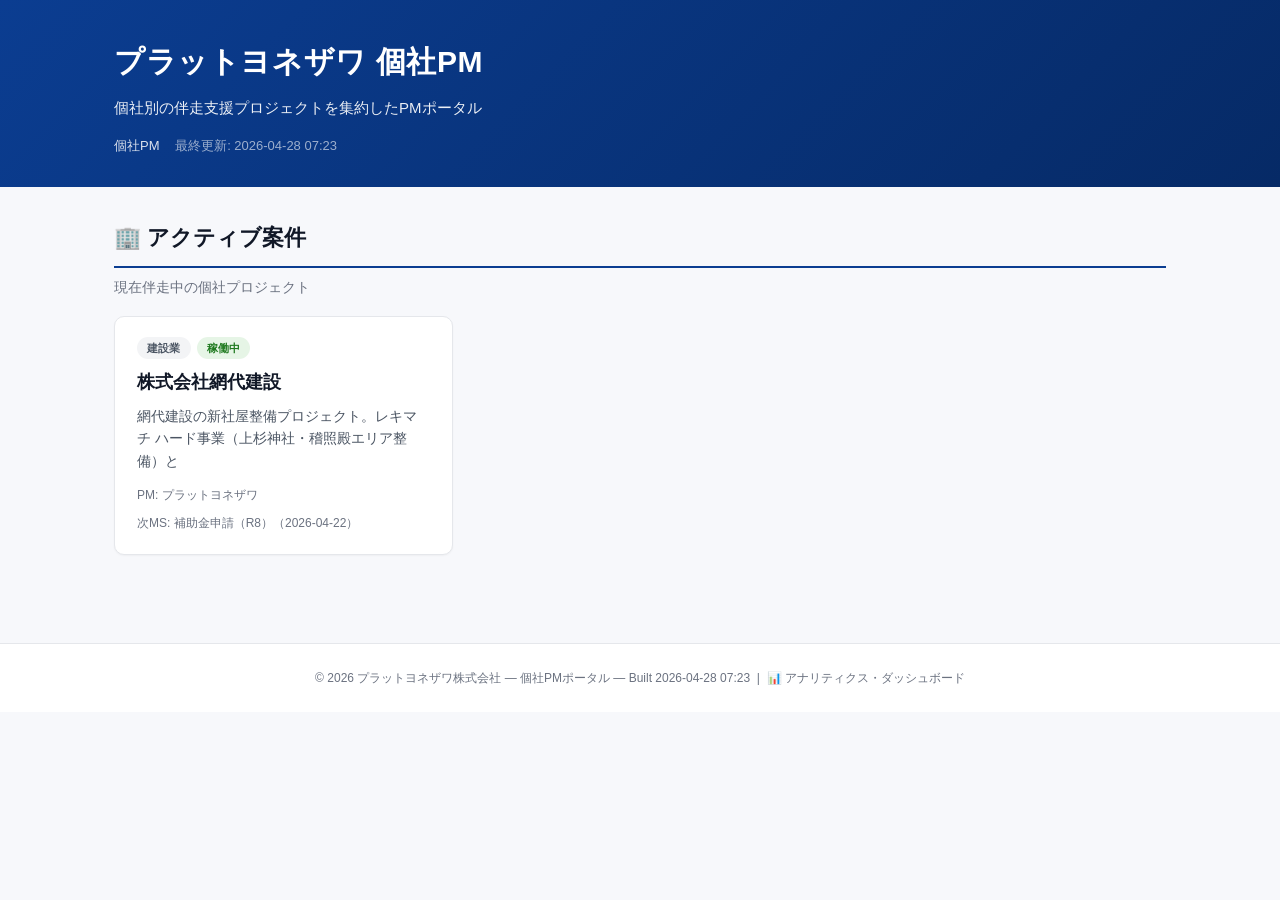
<file: docs/index.html>
<!DOCTYPE html>
<html lang="ja">
<head>
<meta charset="UTF-8">
<meta name="viewport" content="width=device-width, initial-scale=1.0">
<title>プラットヨネザワ 個社PM | ポータル</title>
<link rel="stylesheet" href="assets/style.css">
</head>
<body>

<header class="site-header">
  <div class="inner">
    <h1>プラットヨネザワ 個社PM</h1>
    <p class="tagline">個社別の伴走支援プロジェクトを集約したPMポータル</p>
    <nav class="breadcrumb">
      個社PM
      <span style="margin-left:12px; opacity:0.7;">最終更新: 2026-04-28 07:23</span>
    </nav>
  </div>
</header>

<main class="container">

  
    
      
      <section class="category">
        <h2>🏢 アクティブ案件</h2>
        <p class="category-desc">現在伴走中の個社プロジェクト</p>
        <div class="card-grid">
          
          <a class="card" href="companies/ajiro-construction/index.html">
            <div class="card-tags">
              <span class="tag industry">建設業</span>
              <span class="tag status-active">稼働中</span>
              
            </div>
            <h3>株式会社網代建設</h3>
            <p class="summary">網代建設の新社屋整備プロジェクト。レキマチ ハード事業（上杉神社・稽照殿エリア整備）と</p>
            <div class="meta">
              <span>PM: プラットヨネザワ</span>
              <span>次MS: 補助金申請（R8）（2026-04-22）</span>
            </div>
          </a>
          
        </div>
      </section>
      
    
  

</main>

<footer class="site-footer">
  © 2026 プラットヨネザワ株式会社 — 個社PMポータル — Built 2026-04-28 07:23
  &nbsp;|&nbsp;
  <a href="dashboard.html">📊 アナリティクス・ダッシュボード</a>
</footer>

</body>
</html>
</file>
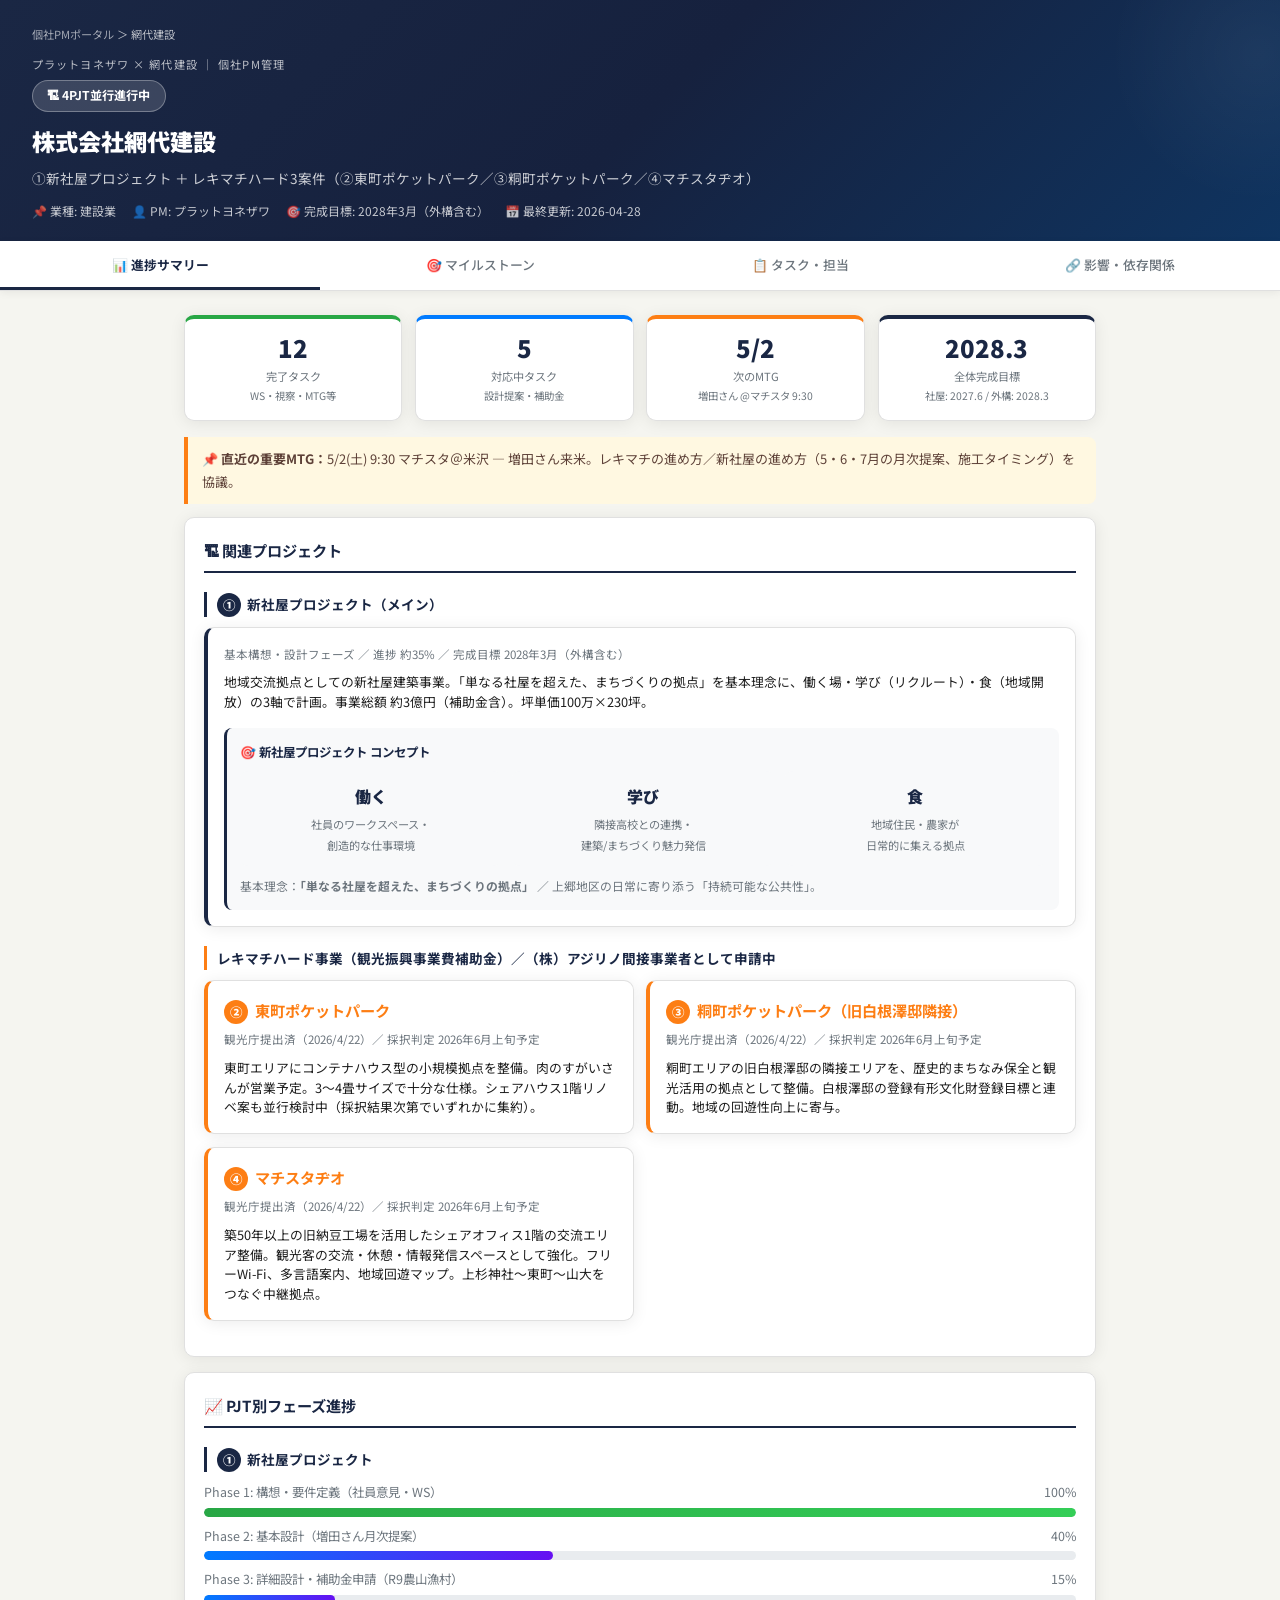
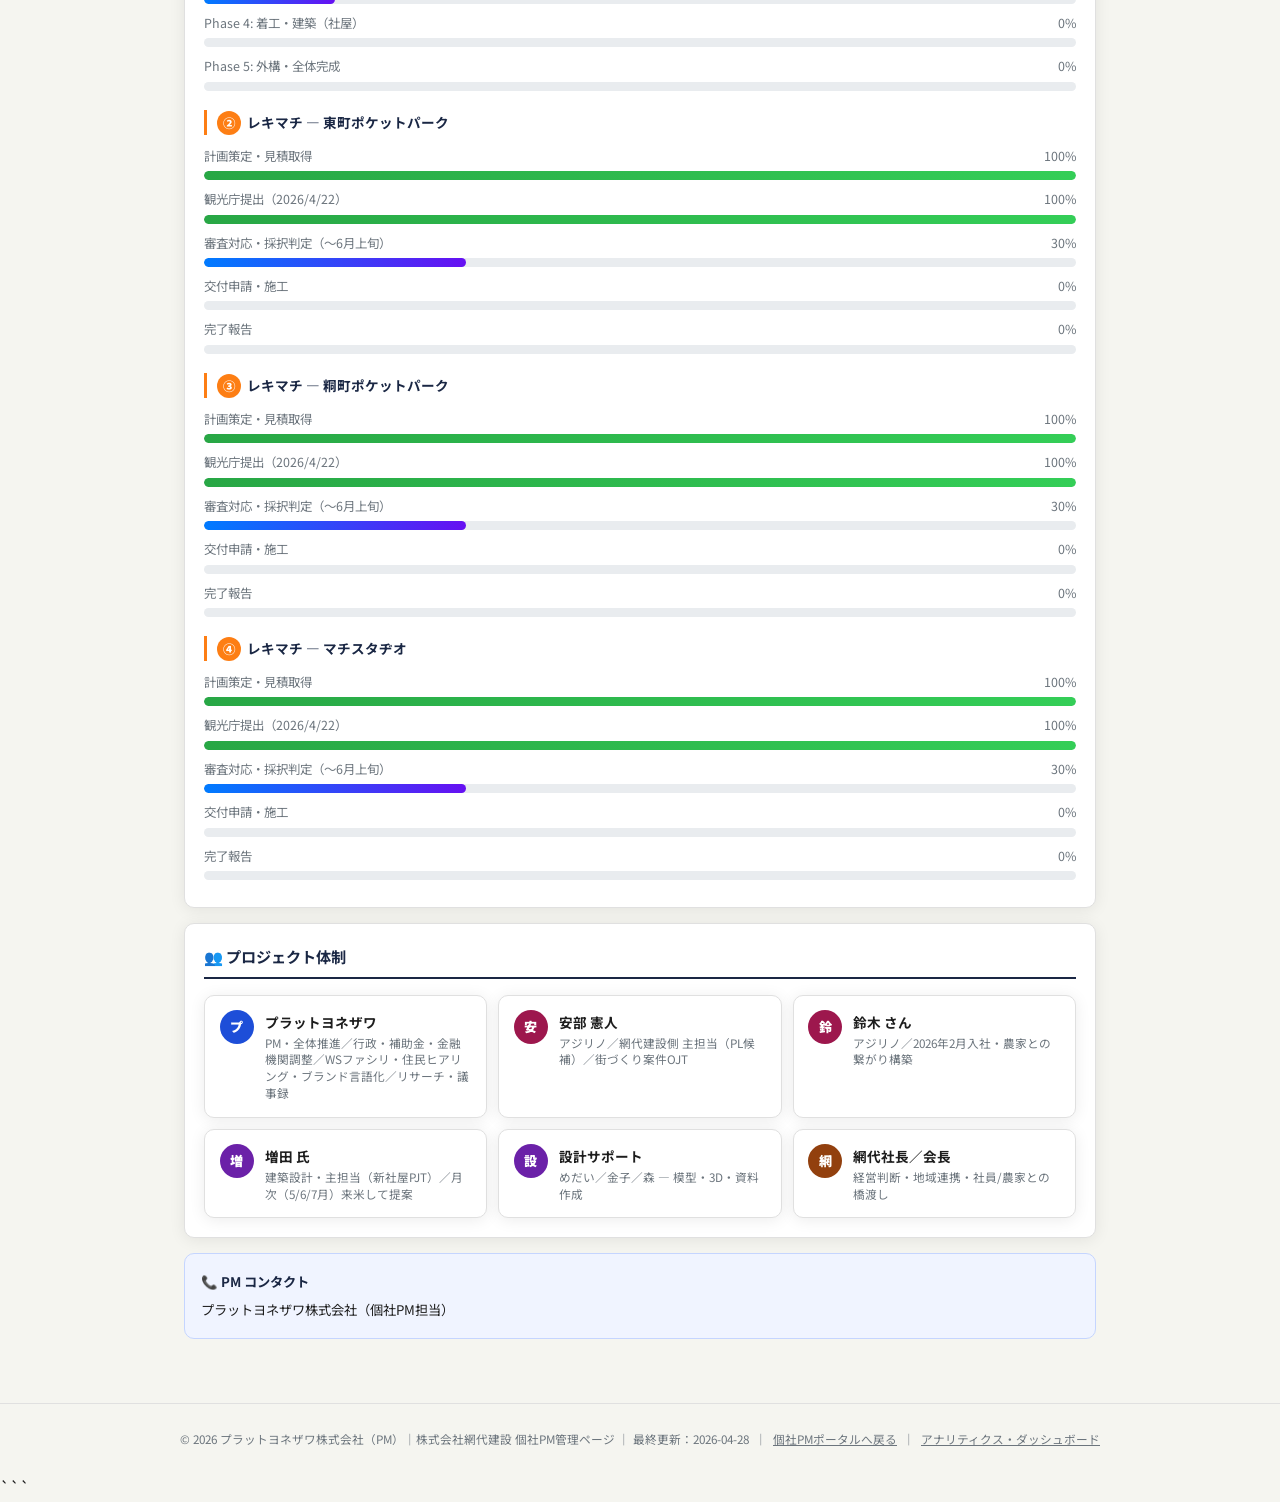
<file: docs/companies/ajiro-construction/index.html>
<!DOCTYPE html>
<html lang="ja">
<head>
<meta charset="UTF-8">
<meta name="viewport" content="width=device-width, initial-scale=1.0">
<title>網代建設 個社PM | 進捗管理</title>
<link href="https://fonts.googleapis.com/css2?family=Noto+Sans+JP:wght@300;400;500;700;900&display=swap" rel="stylesheet">
<style>
:root {
  --primary: #1a2744;
  --green: #28a745;
  --orange: #fd7e14;
  --blue: #007bff;
  --red: #dc3545;
  --bg: #f5f5f0;
  --card: #ffffff;
  --text: #1d1d1d;
  --text-sub: #6c757d;
  --border: #e0e0e0;
  --shadow: 0 2px 16px rgba(0,0,0,0.08);
}
* { margin:0; padding:0; box-sizing:border-box; }
body { font-family:'Noto Sans JP',sans-serif; background:var(--bg); color:var(--text); line-height:1.8; }

.hero {
  background:linear-gradient(135deg, #1a2744 0%, #16213e 50%, #0f3460 100%);
  color:#fff; padding:1.5rem 2rem 1.2rem; position:relative; overflow:hidden;
}
.hero::after {
  content:''; position:absolute; top:-40%; right:-10%; width:300px; height:300px;
  background:radial-gradient(circle, rgba(255,255,255,0.05) 0%, transparent 70%);
  border-radius:50%;
}
.hero .breadcrumb { font-size:.7rem; opacity:.7; margin-bottom:.6rem; }
.hero .breadcrumb a { color:#fff; opacity:.85; text-decoration:none; }
.hero .breadcrumb a:hover { opacity:1; text-decoration:underline; }
.hero .project-label { font-size:.7rem; letter-spacing:.1em; opacity:.7; margin-bottom:.3rem; text-transform:uppercase; }
.hero h1 { font-size:1.45rem; font-weight:900; margin-bottom:.2rem; }
.hero .subtitle { font-size:.85rem; opacity:.78; margin-bottom:.6rem; }
.hero .meta { display:flex; flex-wrap:wrap; gap:.6rem 1rem; font-size:.75rem; opacity:.75; }
.phase-badge {
  display:inline-block; background:rgba(255,255,255,0.15); border:1px solid rgba(255,255,255,0.3);
  border-radius:20px; padding:.25rem .9rem; font-size:.76rem; font-weight:700; margin-bottom:.6rem;
}

.tab-bar {
  background:#fff; border-bottom:1px solid var(--border);
  display:flex; position:sticky; top:0; z-index:100;
  box-shadow:0 2px 8px rgba(0,0,0,0.06);
}
.tab {
  flex:1; padding:.85rem .5rem; border:none; background:none; cursor:pointer;
  font-family:'Noto Sans JP',sans-serif; font-size:.8rem; font-weight:500;
  color:var(--text-sub); border-bottom:3px solid transparent; transition:all .15s;
  display:flex; align-items:center; justify-content:center; gap:.3rem;
}
.tab.active { color:var(--primary); border-bottom-color:var(--primary); font-weight:700; }
.tab:hover:not(.active) { background:#f8f9fa; color:var(--text); }

.tab-pane { display:none; }
.tab-pane.active { display:block; }

.container { max-width:960px; margin:0 auto; padding:1.5rem 1.5rem 3rem; }
.card {
  background:var(--card); border-radius:10px; padding:1.2rem;
  box-shadow:var(--shadow); border:1px solid var(--border); margin-bottom:.9rem;
}
.section-title {
  font-size:.95rem; font-weight:700; color:var(--primary);
  margin-bottom:1rem; padding-bottom:.4rem; border-bottom:2px solid var(--primary);
}
.subsection-title {
  font-size:.85rem; font-weight:700; color:var(--primary);
  margin: 1.2rem 0 .6rem;
  padding-left: .6rem;
  border-left: 3px solid var(--primary);
}
.subsection-title.rekimachi { border-left-color: var(--orange); }
.pjt-num {
  display:inline-block; background:var(--primary); color:#fff;
  width:1.5rem; height:1.5rem; border-radius:50%; text-align:center; line-height:1.5rem;
  font-weight:900; font-size:.78rem; margin-right:.4rem;
}
.pjt-num.rekimachi { background:var(--orange); }

.stats-row { display:grid; grid-template-columns:repeat(4,1fr); gap:.8rem; margin-bottom:1rem; }
@media(max-width:640px){ .stats-row{ grid-template-columns:repeat(2,1fr); } }
.stat-box {
  background:var(--card); border-radius:10px; padding:.9rem;
  box-shadow:var(--shadow); border:1px solid var(--border);
  text-align:center; border-top:4px solid var(--border);
}
.stat-box.green  { border-top-color:var(--green); }
.stat-box.blue   { border-top-color:var(--blue); }
.stat-box.orange { border-top-color:var(--orange); }
.stat-box.navy   { border-top-color:var(--primary); }
.stat-val { font-size:1.5rem; font-weight:900; color:var(--primary); line-height:1.2; }
.stat-label { font-size:.7rem; color:var(--text-sub); margin-top:.25rem; }
.stat-sub { font-size:.65rem; color:var(--text-sub); }

.progress-wrap { margin:.5rem 0; }
.progress-label { display:flex; justify-content:space-between; font-size:.78rem; color:var(--text-sub); margin-bottom:.25rem; }
.progress-bar { background:#e9ecef; border-radius:6px; height:9px; overflow:hidden; }
.progress-fill { height:100%; border-radius:6px; }
.fill-green  { background:linear-gradient(90deg,#28a745,#34ce57); }
.fill-blue   { background:linear-gradient(90deg,#007bff,#6610f2); }
.fill-orange { background:linear-gradient(90deg,#fd7e14,#ffc107); }
.fill-gray   { background:#ced4da; }

.timeline { position:relative; padding-left:1.6rem; }
.timeline::before { content:''; position:absolute; left:.5rem; top:0; bottom:0; width:2px; background:var(--border); }
.tl-item { position:relative; margin-bottom:.9rem; }
.tl-dot {
  position:absolute; left:-1.25rem; top:.35rem;
  width:16px; height:16px; border-radius:50%; border:2.5px solid;
}
.tl-dot.done   { background:var(--green);  border-color:var(--green); }
.tl-dot.active { background:#fff;          border-color:var(--blue); }
.tl-dot.next   { background:#fff;          border-color:var(--orange); }
.tl-dot.future { background:#fff;          border-color:var(--border); }
.tl-date  { font-size:.72rem; color:var(--text-sub); }
.tl-title { font-size:.88rem; font-weight:700; }
.tl-desc  { font-size:.78rem; color:var(--text-sub); }
.tl-who   { font-size:.72rem; color:var(--blue); margin-top:.1rem; }

.task-table { width:100%; border-collapse:collapse; font-size:.82rem; }
.task-table thead th {
  background:#f8f9fa; text-align:left; padding:.5rem .65rem;
  font-size:.73rem; font-weight:700; color:var(--text-sub); border-bottom:2px solid var(--border);
}
.task-table tbody tr { border-bottom:1px solid #f0f0f0; }
.task-table tbody tr:hover { background:#fafafa; }
.task-table td { padding:.5rem .65rem; vertical-align:middle; }
.task-name { font-weight:600; }
.task-done .task-name { color:var(--text-sub); text-decoration:line-through; }
.check-circle {
  width:20px; height:20px; border-radius:50%; border:2px solid var(--border);
  display:inline-flex; align-items:center; justify-content:center; font-size:.63rem; font-weight:700;
}
.check-circle.done   { background:var(--green);  border-color:var(--green);  color:#fff; }
.check-circle.active { border-color:var(--blue);  color:var(--blue); }
.check-circle.next   { border-color:var(--orange); color:var(--orange); }
.check-circle.none   { border-color:#ccc; }

.tag {
  display:inline-block; padding:.12rem .55rem; border-radius:10px;
  font-size:.68rem; font-weight:700; white-space:nowrap;
}
.tag-plat   { background:#dbeafe; color:#1d4ed8; }
.tag-ajiro  { background:#fce7f3; color:#9d174d; }
.tag-masuda { background:#f3e8ff; color:#6b21a8; }
.tag-both   { background:#fef3c7; color:#92400e; }
.tag-ext    { background:#f0fdf4; color:#166534; }
.tag-rekimachi { background:#fee2e2; color:#991b1b; }

.deadline { font-size:.76rem; }
.deadline.urgent { color:var(--red); font-weight:700; }
.deadline.soon   { color:var(--orange); font-weight:600; }
.deadline.ok     { color:var(--text-sub); }

.badge { display:inline-block; padding:.18rem .65rem; border-radius:20px; font-size:.71rem; font-weight:700; }
.badge-done   { background:#d4edda; color:#155724; }
.badge-active { background:#cce5ff; color:#004085; }
.badge-next   { background:#fff3cd; color:#856404; }
.badge-future { background:#f1f3f4; color:#5f6368; }

.alert { padding:.65rem .9rem; border-radius:0 8px 8px 0; font-size:.81rem; margin-bottom:.8rem; border-left:4px solid; }
.alert-ok     { background:#e8f5e9; border-color:var(--green); color:#1b5e20; }
.alert-warn   { background:#fff8e1; border-color:var(--orange); color:#5d4037; }
.alert-danger { background:#fdecea; border-color:var(--red); color:#7b1a12; }
.alert-info   { background:#e8f4fd; border-color:var(--blue); color:#0c5460; }

.dep-section { margin-bottom:1.2rem; }
.dep-label { font-size:.72rem; font-weight:700; color:var(--text-sub); text-transform:uppercase; letter-spacing:.05em; margin-bottom:.5rem; }
.dep-chain { display:flex; align-items:center; flex-wrap:wrap; gap:.25rem; margin-bottom:.4rem; }
.dep-node {
  padding:.35rem .8rem; border-radius:8px; font-size:.78rem; font-weight:600;
  border:2px solid; line-height:1.3; text-align:center;
}
.dep-node.done   { background:#d4edda; border-color:var(--green);  color:#155724; }
.dep-node.active { background:#cce5ff; border-color:var(--blue);   color:#004085; }
.dep-node.next   { background:#fff3cd; border-color:var(--orange); color:#856404; }
.dep-node.future { background:#f8f9fa; border-color:#ced4da;       color:#6c757d; }
.dep-arrow { color:#adb5bd; font-size:1rem; }
.dep-warning {
  background:#fff8e1; border:1px solid #ffd54f; border-radius:8px;
  padding:.6rem .9rem; font-size:.8rem; color:#5d4037; margin-top:.4rem;
}
.dep-warning strong { display:block; margin-bottom:.15rem; color:#bf360c; }

.team-grid { display:grid; grid-template-columns:repeat(auto-fill,minmax(220px,1fr)); gap:.7rem; }
.team-card { background:var(--card); border:1px solid var(--border); border-radius:10px; padding:.9rem; box-shadow:var(--shadow); display:flex; gap:.7rem; align-items:flex-start; }
.avatar { width:34px; height:34px; border-radius:50%; display:flex; align-items:center; justify-content:center; font-weight:900; font-size:.82rem; color:#fff; flex-shrink:0; }
.team-name { font-size:.85rem; font-weight:700; }
.team-role { font-size:.73rem; color:var(--text-sub); line-height:1.45; }

.contact-box { background:#f0f4ff; border:1px solid #c5d5ff; border-radius:10px; padding:1rem; font-size:.83rem; }
.contact-box h4 { font-weight:700; color:var(--primary); margin-bottom:.3rem; }

.kpi-row { display:grid; grid-template-columns:repeat(3,1fr); gap:.7rem; }
.kpi-item { text-align:center; padding:.7rem; background:#f8f9fa; border-radius:8px; }
.kpi-val  { font-size:1rem; font-weight:900; color:var(--primary); }
.kpi-label{ font-size:.7rem; color:var(--text-sub); margin-top:.2rem; }

.pjt-row { display:grid; grid-template-columns:repeat(2,1fr); gap:.8rem; margin-bottom:1rem; }
@media(max-width:640px){ .pjt-row{ grid-template-columns:1fr; } }
.pjt-card { background:var(--card); border:1px solid var(--border); border-radius:10px; padding:1rem; box-shadow:var(--shadow); }
.pjt-card.primary { border-left:4px solid var(--primary); }
.pjt-card.secondary { border-left:4px solid var(--orange); }
.pjt-card h4 { font-size:.95rem; font-weight:700; color:var(--primary); margin-bottom:.3rem; }
.pjt-card .pjt-meta { font-size:.72rem; color:var(--text-sub); margin-bottom:.5rem; }
.pjt-card .pjt-desc { font-size:.8rem; color:var(--text); line-height:1.55; }
.pjt-card ul { margin:.4rem 0 0; padding-left:1.1rem; font-size:.78rem; color:var(--text); line-height:1.65; }
.pjt-card.secondary h4 { color:var(--orange); }

.concept-inline {
  margin-top:1rem; padding:.8rem; background:#f8f9fa; border-radius:8px; border-left:3px solid var(--primary);
}
.concept-inline .concept-title {
  font-size:.78rem; font-weight:700; color:var(--primary); margin-bottom:.5rem;
}

footer { text-align:center; padding:1.5rem; font-size:.73rem; color:var(--text-sub); border-top:1px solid var(--border); margin-top:1rem; }
footer a { color:var(--text-sub); }
</style>
</head>
<body>

<div class="hero">
  <div class="breadcrumb">
    <a href="../../index.html">個社PMポータル</a> ＞ 網代建設
  </div>
  <div class="project-label">プラットヨネザワ × 網代建設 ｜ 個社PM管理</div>
  <div class="phase-badge">🏗 4PJT並行進行中</div>
  <h1>株式会社網代建設</h1>
  <div class="subtitle">①新社屋プロジェクト ＋ レキマチハード3案件（②東町ポケットパーク／③粡町ポケットパーク／④マチスタヂオ）</div>
  <div class="meta">
    <span>📌 業種: 建設業</span>
    <span>👤 PM: プラットヨネザワ</span>
    <span>🎯 完成目標: 2028年3月（外構含む）</span>
    <span>📅 最終更新: 2026-04-28</span>
  </div>
</div>

<div class="tab-bar">
  <button class="tab active" onclick="showTab('summary', this)">📊 進捗サマリー</button>
  <button class="tab" onclick="showTab('milestones', this)">🎯 マイルストーン</button>
  <button class="tab" onclick="showTab('tasks', this)">📋 タスク・担当</button>
  <button class="tab" onclick="showTab('deps', this)">🔗 影響・依存関係</button>
</div>

<div class="container">

<!-- ============== TAB 1: 進捗サマリー ============== -->
<div id="tab-summary" class="tab-pane active">

  <div class="stats-row">
    <div class="stat-box green">
      <div class="stat-val">12</div>
      <div class="stat-label">完了タスク</div>
      <div class="stat-sub">WS・視察・MTG等</div>
    </div>
    <div class="stat-box blue">
      <div class="stat-val">5</div>
      <div class="stat-label">対応中タスク</div>
      <div class="stat-sub">設計提案・補助金</div>
    </div>
    <div class="stat-box orange">
      <div class="stat-val">5/2</div>
      <div class="stat-label">次のMTG</div>
      <div class="stat-sub">増田さん @マチスタ 9:30</div>
    </div>
    <div class="stat-box navy">
      <div class="stat-val">2028.3</div>
      <div class="stat-label">全体完成目標</div>
      <div class="stat-sub">社屋: 2027.6 / 外構: 2028.3</div>
    </div>
  </div>

  <div class="alert alert-warn">
    <strong>📌 直近の重要MTG：</strong>5/2(土) 9:30 マチスタ＠米沢 — 増田さん来米。レキマチの進め方／新社屋の進め方（5・6・7月の月次提案、施工タイミング）を協議。
  </div>

  <div class="card">
    <div class="section-title">🏗 関連プロジェクト</div>

    <h4 class="subsection-title"><span class="pjt-num">①</span>新社屋プロジェクト（メイン）</h4>
    <div class="pjt-card primary">
      <div class="pjt-meta">基本構想・設計フェーズ ／ 進捗 約35% ／ 完成目標 2028年3月（外構含む）</div>
      <div class="pjt-desc">
        地域交流拠点としての新社屋建築事業。「単なる社屋を超えた、まちづくりの拠点」を基本理念に、働く場・学び（リクルート）・食（地域開放）の3軸で計画。事業総額 約3億円（補助金含）。坪単価100万×230坪。
      </div>
      <div class="concept-inline">
        <div class="concept-title">🎯 新社屋プロジェクト コンセプト</div>
        <div class="kpi-row">
          <div class="kpi-item">
            <div class="kpi-val">働く</div>
            <div class="kpi-label">社員のワークスペース・<br>創造的な仕事環境</div>
          </div>
          <div class="kpi-item">
            <div class="kpi-val">学び</div>
            <div class="kpi-label">隣接高校との連携・<br>建築/まちづくり魅力発信</div>
          </div>
          <div class="kpi-item">
            <div class="kpi-val">食</div>
            <div class="kpi-label">地域住民・農家が<br>日常的に集える拠点</div>
          </div>
        </div>
        <p style="margin-top:.6rem; font-size:.74rem; color:var(--text-sub);">基本理念：<strong>「単なる社屋を超えた、まちづくりの拠点」</strong> ／ 上郷地区の日常に寄り添う「持続可能な公共性」。</p>
      </div>
    </div>

    <h4 class="subsection-title rekimachi">レキマチハード事業（観光振興事業費補助金）／（株）アジリノ間接事業者として申請中</h4>

    <div class="pjt-row">
      <div class="pjt-card secondary">
        <h4><span class="pjt-num rekimachi">②</span>東町ポケットパーク</h4>
        <div class="pjt-meta">観光庁提出済（2026/4/22）／ 採択判定 2026年6月上旬予定</div>
        <div class="pjt-desc">
          東町エリアにコンテナハウス型の小規模拠点を整備。肉のすがいさんが営業予定。3〜4畳サイズで十分な仕様。シェアハウス1階リノベ案も並行検討中（採択結果次第でいずれかに集約）。
        </div>
      </div>
      <div class="pjt-card secondary">
        <h4><span class="pjt-num rekimachi">③</span>粡町ポケットパーク（旧白根澤邸隣接）</h4>
        <div class="pjt-meta">観光庁提出済（2026/4/22）／ 採択判定 2026年6月上旬予定</div>
        <div class="pjt-desc">
          粡町エリアの旧白根澤邸の隣接エリアを、歴史的まちなみ保全と観光活用の拠点として整備。白根澤邸の登録有形文化財登録目標と連動。地域の回遊性向上に寄与。
        </div>
      </div>
      <div class="pjt-card secondary">
        <h4><span class="pjt-num rekimachi">④</span>マチスタヂオ</h4>
        <div class="pjt-meta">観光庁提出済（2026/4/22）／ 採択判定 2026年6月上旬予定</div>
        <div class="pjt-desc">
          築50年以上の旧納豆工場を活用したシェアオフィス1階の交流エリア整備。観光客の交流・休憩・情報発信スペースとして強化。フリーWi-Fi、多言語案内、地域回遊マップ。上杉神社〜東町〜山大をつなぐ中継拠点。
        </div>
      </div>
    </div>
  </div>

  <div class="card">
    <div class="section-title">📈 PJT別フェーズ進捗</div>

    <h4 class="subsection-title"><span class="pjt-num">①</span>新社屋プロジェクト</h4>
    <div class="progress-wrap">
      <div class="progress-label"><span>Phase 1: 構想・要件定義（社員意見・WS）</span><span>100%</span></div>
      <div class="progress-bar"><div class="progress-fill fill-green" style="width:100%"></div></div>
    </div>
    <div class="progress-wrap">
      <div class="progress-label"><span>Phase 2: 基本設計（増田さん月次提案）</span><span>40%</span></div>
      <div class="progress-bar"><div class="progress-fill fill-blue" style="width:40%"></div></div>
    </div>
    <div class="progress-wrap">
      <div class="progress-label"><span>Phase 3: 詳細設計・補助金申請（R9農山漁村）</span><span>15%</span></div>
      <div class="progress-bar"><div class="progress-fill fill-blue" style="width:15%"></div></div>
    </div>
    <div class="progress-wrap">
      <div class="progress-label"><span>Phase 4: 着工・建築（社屋）</span><span>0%</span></div>
      <div class="progress-bar"><div class="progress-fill fill-gray" style="width:0%"></div></div>
    </div>
    <div class="progress-wrap">
      <div class="progress-label"><span>Phase 5: 外構・全体完成</span><span>0%</span></div>
      <div class="progress-bar"><div class="progress-fill fill-gray" style="width:0%"></div></div>
    </div>

    <h4 class="subsection-title rekimachi"><span class="pjt-num rekimachi">②</span>レキマチ — 東町ポケットパーク</h4>
    <div class="progress-wrap">
      <div class="progress-label"><span>計画策定・見積取得</span><span>100%</span></div>
      <div class="progress-bar"><div class="progress-fill fill-green" style="width:100%"></div></div>
    </div>
    <div class="progress-wrap">
      <div class="progress-label"><span>観光庁提出（2026/4/22）</span><span>100%</span></div>
      <div class="progress-bar"><div class="progress-fill fill-green" style="width:100%"></div></div>
    </div>
    <div class="progress-wrap">
      <div class="progress-label"><span>審査対応・採択判定（〜6月上旬）</span><span>30%</span></div>
      <div class="progress-bar"><div class="progress-fill fill-blue" style="width:30%"></div></div>
    </div>
    <div class="progress-wrap">
      <div class="progress-label"><span>交付申請・施工</span><span>0%</span></div>
      <div class="progress-bar"><div class="progress-fill fill-gray" style="width:0%"></div></div>
    </div>
    <div class="progress-wrap">
      <div class="progress-label"><span>完了報告</span><span>0%</span></div>
      <div class="progress-bar"><div class="progress-fill fill-gray" style="width:0%"></div></div>
    </div>

    <h4 class="subsection-title rekimachi"><span class="pjt-num rekimachi">③</span>レキマチ — 粡町ポケットパーク</h4>
    <div class="progress-wrap">
      <div class="progress-label"><span>計画策定・見積取得</span><span>100%</span></div>
      <div class="progress-bar"><div class="progress-fill fill-green" style="width:100%"></div></div>
    </div>
    <div class="progress-wrap">
      <div class="progress-label"><span>観光庁提出（2026/4/22）</span><span>100%</span></div>
      <div class="progress-bar"><div class="progress-fill fill-green" style="width:100%"></div></div>
    </div>
    <div class="progress-wrap">
      <div class="progress-label"><span>審査対応・採択判定（〜6月上旬）</span><span>30%</span></div>
      <div class="progress-bar"><div class="progress-fill fill-blue" style="width:30%"></div></div>
    </div>
    <div class="progress-wrap">
      <div class="progress-label"><span>交付申請・施工</span><span>0%</span></div>
      <div class="progress-bar"><div class="progress-fill fill-gray" style="width:0%"></div></div>
    </div>
    <div class="progress-wrap">
      <div class="progress-label"><span>完了報告</span><span>0%</span></div>
      <div class="progress-bar"><div class="progress-fill fill-gray" style="width:0%"></div></div>
    </div>

    <h4 class="subsection-title rekimachi"><span class="pjt-num rekimachi">④</span>レキマチ — マチスタヂオ</h4>
    <div class="progress-wrap">
      <div class="progress-label"><span>計画策定・見積取得</span><span>100%</span></div>
      <div class="progress-bar"><div class="progress-fill fill-green" style="width:100%"></div></div>
    </div>
    <div class="progress-wrap">
      <div class="progress-label"><span>観光庁提出（2026/4/22）</span><span>100%</span></div>
      <div class="progress-bar"><div class="progress-fill fill-green" style="width:100%"></div></div>
    </div>
    <div class="progress-wrap">
      <div class="progress-label"><span>審査対応・採択判定（〜6月上旬）</span><span>30%</span></div>
      <div class="progress-bar"><div class="progress-fill fill-blue" style="width:30%"></div></div>
    </div>
    <div class="progress-wrap">
      <div class="progress-label"><span>交付申請・施工</span><span>0%</span></div>
      <div class="progress-bar"><div class="progress-fill fill-gray" style="width:0%"></div></div>
    </div>
    <div class="progress-wrap">
      <div class="progress-label"><span>完了報告</span><span>0%</span></div>
      <div class="progress-bar"><div class="progress-fill fill-gray" style="width:0%"></div></div>
    </div>

  </div>

  <div class="card">
    <div class="section-title">👥 プロジェクト体制</div>
    <div class="team-grid">
      <div class="team-card">
        <div class="avatar" style="background:#1d4ed8;">プ</div>
        <div>
          <div class="team-name">プラットヨネザワ</div>
          <div class="team-role">PM・全体推進／行政・補助金・金融機関調整／WSファシリ・住民ヒアリング・ブランド言語化／リサーチ・議事録</div>
        </div>
      </div>
      <div class="team-card">
        <div class="avatar" style="background:#9d174d;">安</div>
        <div>
          <div class="team-name">安部 憲人</div>
          <div class="team-role">アジリノ／網代建設側 主担当（PL候補）／街づくり案件OJT</div>
        </div>
      </div>
      <div class="team-card">
        <div class="avatar" style="background:#9d174d;">鈴</div>
        <div>
          <div class="team-name">鈴木 さん</div>
          <div class="team-role">アジリノ／2026年2月入社・農家との繋がり構築</div>
        </div>
      </div>
      <div class="team-card">
        <div class="avatar" style="background:#6b21a8;">増</div>
        <div>
          <div class="team-name">増田 氏</div>
          <div class="team-role">建築設計・主担当（新社屋PJT）／月次（5/6/7月）来米して提案</div>
        </div>
      </div>
      <div class="team-card">
        <div class="avatar" style="background:#6b21a8;">設</div>
        <div>
          <div class="team-name">設計サポート</div>
          <div class="team-role">めだい／金子／森 — 模型・3D・資料作成</div>
        </div>
      </div>
      <div class="team-card">
        <div class="avatar" style="background:#92400e;">網</div>
        <div>
          <div class="team-name">網代社長／会長</div>
          <div class="team-role">経営判断・地域連携・社員/農家との橋渡し</div>
        </div>
      </div>
    </div>
  </div>

  <div class="contact-box">
    <h4>📞 PM コンタクト</h4>
    プラットヨネザワ株式会社（個社PM担当）
  </div>

</div>

<!-- ============== TAB 2: マイルストーン ============== -->
<div id="tab-milestones" class="tab-pane">

  <div class="card">
    <h4 class="subsection-title"><span class="pjt-num">①</span>新社屋プロジェクト — マイルストーン</h4>
    <div class="timeline">
      <div class="tl-item">
        <div class="tl-dot done"></div>
        <div class="tl-date">2025/12/23</div>
        <div class="tl-title">✅ キックオフMTG — 社長との議論</div>
        <div class="tl-desc">新社屋を「まちづくり拠点」として位置付け。プラットヨネザワをPMに依頼、アジリノ・増田氏の体制を合意。</div>
      </div>
      <div class="tl-item">
        <div class="tl-dot done"></div>
        <div class="tl-date">2026/01/18</div>
        <div class="tl-title">✅ 社内向け説明＋チーム編成</div>
        <div class="tl-desc">社員からの期待値高い反応。社員プロジェクトメンバー化の方針確定。</div>
      </div>
      <div class="tl-item">
        <div class="tl-dot done"></div>
        <div class="tl-date">2026/02/13</div>
        <div class="tl-title">✅ 増田さん来米／インタビュー結果共有</div>
        <div class="tl-desc">網代会長／社長／安部社員代表のインタビュー実施・サマリ作成。</div>
      </div>
      <div class="tl-item">
        <div class="tl-dot done"></div>
        <div class="tl-date">2026/03/03〜</div>
        <div class="tl-title">✅ ヒアリングボード設置・社員アンケート</div>
        <div class="tl-desc">サウナ／喫煙所／屋上テラス／トレーニングルーム等の意見集約。</div>
      </div>
      <div class="tl-item">
        <div class="tl-dot done"></div>
        <div class="tl-date">2026/04/10</div>
        <div class="tl-title">✅ ワークショップ実施＠網代建設オフィス</div>
        <div class="tl-desc">22名参加。網代社長×増田さんトークセッション＋平面図ポストイットWS。</div>
        <div class="tl-who">運営：プラットヨネザワ＋アジリノ（安部氏）</div>
      </div>
      <div class="tl-item">
        <div class="tl-dot done"></div>
        <div class="tl-date">2026/04/27</div>
        <div class="tl-title">✅ 直近定例MTG — 5/2 MTG確定</div>
        <div class="tl-desc">増田さん5月対面MTG日程確定（5/2 9:30 マチスタ）。仙台視察（HARISO等）結果も共有。</div>
      </div>
      <div class="tl-item">
        <div class="tl-dot active"></div>
        <div class="tl-date">2026/05/02</div>
        <div class="tl-title">🔵 増田さんMTG＠マチスタ 9:30 — 5月の月次提案</div>
        <div class="tl-desc">レキマチの進め方／新社屋の進め方（山登り・自転車での周辺フィールド再訪、交流スペース活用）／施工タイミング協議。</div>
      </div>
      <div class="tl-item">
        <div class="tl-dot next"></div>
        <div class="tl-date">2026/06</div>
        <div class="tl-title">⏳ 6月の月次提案レビュー</div>
        <div class="tl-desc">増田さんパース提案（第2弾）。模型・3Dの精度を上げる。</div>
      </div>
      <div class="tl-item">
        <div class="tl-dot next"></div>
        <div class="tl-date">2026/07</div>
        <div class="tl-title">⏳ 7月の月次提案レビュー（基本設計クロージング）</div>
        <div class="tl-desc">増田さんパース提案(第3弾)。基本設計を確定へ。</div>
      </div>
      <div class="tl-item">
        <div class="tl-dot next"></div>
        <div class="tl-date">2026/秋〜冬</div>
        <div class="tl-title">⏳ 詳細設計／既存建物処理判断</div>
        <div class="tl-desc">取得地の蔵・鉄骨建物（アスベスト懸念）の解体時期判断。</div>
      </div>
      <div class="tl-item">
        <div class="tl-dot future"></div>
        <div class="tl-date">2027/01〜02</div>
        <div class="tl-title">📅 R9 農山漁村振興交付金 申請</div>
        <div class="tl-desc">DMO農村推進・解散決議含むステークホルダー合意形成。金融機関承諾書取得。</div>
      </div>
      <div class="tl-item">
        <div class="tl-dot future"></div>
        <div class="tl-date">2027/03</div>
        <div class="tl-title">📅 社屋部分 着工（①②）</div>
        <div class="tl-desc">大工・材料確保前提。レキマチ施工と工期重なる想定で要調整。</div>
      </div>
      <div class="tl-item">
        <div class="tl-dot future"></div>
        <div class="tl-date">2027/06</div>
        <div class="tl-title">📅 社屋部分 完成</div>
        <div class="tl-desc">①②引渡。1階パブリックスペース運用開始準備。</div>
      </div>
      <div class="tl-item">
        <div class="tl-dot future"></div>
        <div class="tl-date">2028/03</div>
        <div class="tl-title">📅 外構完成・全体引渡</div>
        <div class="tl-desc">プロジェクト全体完了。地域開放・運用フェーズへ。</div>
      </div>
    </div>
  </div>

  <div class="card">
    <h4 class="subsection-title rekimachi"><span class="pjt-num rekimachi">②</span>レキマチ — 東町ポケットパーク マイルストーン</h4>
    <div class="timeline">
      <div class="tl-item">
        <div class="tl-dot done"></div>
        <div class="tl-date">2026/03</div>
        <div class="tl-title">✅ 計画策定・見積取得</div>
        <div class="tl-desc">コンテナハウス型／3-4畳サイズ／肉のすがいさん営業前提で計画。</div>
      </div>
      <div class="tl-item">
        <div class="tl-dot done"></div>
        <div class="tl-date">2026/04/22</div>
        <div class="tl-title">✅ 観光庁へ申請書類提出</div>
        <div class="tl-desc">（株）アジリノが間接補助事業者として様式1〜5・経費積算・収支計画を提出済。</div>
      </div>
      <div class="tl-item">
        <div class="tl-dot active"></div>
        <div class="tl-date">2026/04〜05</div>
        <div class="tl-title">🔵 観光庁の審査対応</div>
        <div class="tl-desc">追加資料・問合せに即応。シェアハウス1階リノベ案との取り下げ判断（採択結果次第）。</div>
      </div>
      <div class="tl-item">
        <div class="tl-dot next"></div>
        <div class="tl-date">2026/06上旬</div>
        <div class="tl-title">⏳ 採択判定</div>
        <div class="tl-desc">採択時はコンテナハウス案／シェアハウス案のいずれかに集約。</div>
      </div>
      <div class="tl-item">
        <div class="tl-dot future"></div>
        <div class="tl-date">2026/夏〜秋</div>
        <div class="tl-title">📅 交付申請・施工準備</div>
        <div class="tl-desc">施工業者選定／資材手配。</div>
      </div>
      <div class="tl-item">
        <div class="tl-dot future"></div>
        <div class="tl-date">2026/秋〜2027</div>
        <div class="tl-title">📅 施工・完了報告</div>
        <div class="tl-desc">事業実施期間内（〜2027/2/26）に完了。</div>
      </div>
    </div>
  </div>

  <div class="card">
    <h4 class="subsection-title rekimachi"><span class="pjt-num rekimachi">③</span>レキマチ — 粡町ポケットパーク マイルストーン</h4>
    <div class="timeline">
      <div class="tl-item">
        <div class="tl-dot done"></div>
        <div class="tl-date">2026/03</div>
        <div class="tl-title">✅ 計画策定・見積取得</div>
        <div class="tl-desc">旧白根澤邸の隣接エリア整備計画。歴史的まちなみ保全との連動。</div>
      </div>
      <div class="tl-item">
        <div class="tl-dot done"></div>
        <div class="tl-date">2026/04/22</div>
        <div class="tl-title">✅ 観光庁へ申請書類提出</div>
        <div class="tl-desc">（株）アジリノが間接補助事業者として提出済。</div>
      </div>
      <div class="tl-item">
        <div class="tl-dot active"></div>
        <div class="tl-date">2026/04〜05</div>
        <div class="tl-title">🔵 観光庁の審査対応</div>
        <div class="tl-desc">白根澤邸の登録有形文化財登録目標（5/13新山さん予定）と並走。</div>
      </div>
      <div class="tl-item">
        <div class="tl-dot next"></div>
        <div class="tl-date">2026/06上旬</div>
        <div class="tl-title">⏳ 採択判定</div>
        <div class="tl-desc">採択結果通知後、施工計画を確定。</div>
      </div>
      <div class="tl-item">
        <div class="tl-dot future"></div>
        <div class="tl-date">2026/夏〜秋</div>
        <div class="tl-title">📅 交付申請・施工準備</div>
        <div class="tl-desc">白根澤邸との一体的な動線設計を確定。</div>
      </div>
      <div class="tl-item">
        <div class="tl-dot future"></div>
        <div class="tl-date">2026/秋〜2027</div>
        <div class="tl-title">📅 施工・完了報告</div>
        <div class="tl-desc">事業実施期間内（〜2027/2/26）に完了。</div>
      </div>
    </div>
  </div>

  <div class="card">
    <h4 class="subsection-title rekimachi"><span class="pjt-num rekimachi">④</span>レキマチ — マチスタヂオ マイルストーン</h4>
    <div class="timeline">
      <div class="tl-item">
        <div class="tl-dot done"></div>
        <div class="tl-date">2026/03</div>
        <div class="tl-title">✅ 計画策定・見積取得</div>
        <div class="tl-desc">旧納豆工場活用シェアオフィス1階の交流エリア整備計画。</div>
      </div>
      <div class="tl-item">
        <div class="tl-dot done"></div>
        <div class="tl-date">2026/04/22</div>
        <div class="tl-title">✅ 観光庁へ申請書類提出</div>
        <div class="tl-desc">（株）アジリノが間接補助事業者として提出済。</div>
      </div>
      <div class="tl-item">
        <div class="tl-dot active"></div>
        <div class="tl-date">2026/04〜05</div>
        <div class="tl-title">🔵 観光庁の審査対応</div>
        <div class="tl-desc">フリーWi-Fi／多言語案内／地域回遊マップ整備の詳細詰め。</div>
      </div>
      <div class="tl-item">
        <div class="tl-dot next"></div>
        <div class="tl-date">2026/06上旬</div>
        <div class="tl-title">⏳ 採択判定</div>
        <div class="tl-desc">上杉神社〜東町〜山大の中継拠点としての位置付けを確認。</div>
      </div>
      <div class="tl-item">
        <div class="tl-dot future"></div>
        <div class="tl-date">2026/夏〜秋</div>
        <div class="tl-title">📅 交付申請・施工準備</div>
        <div class="tl-desc">交流エリア機能設計・運用ルール整備。</div>
      </div>
      <div class="tl-item">
        <div class="tl-dot future"></div>
        <div class="tl-date">2026/秋〜2027</div>
        <div class="tl-title">📅 施工・完了報告</div>
        <div class="tl-desc">事業実施期間内（〜2027/2/26）に完了。</div>
      </div>
    </div>
  </div>

</div>

<!-- ============== TAB 3: タスク・担当 ============== -->
<div id="tab-tasks" class="tab-pane">

  <div class="alert alert-danger">
    <strong>🔥 最優先：5/2(土) 9:30 マチスタ＠米沢</strong> — 増田さんMTG。レキマチ・新社屋ともに5月の進め方を確定する重要会議。事前資料準備（4/30まで）。
  </div>

  <div class="card">
    <h4 class="subsection-title"><span class="pjt-num">①</span>新社屋プロジェクト — タスク</h4>
    <table class="task-table">
      <thead>
        <tr><th style="width:32px;"></th><th>タスク</th><th style="width:90px;">担当</th><th style="width:100px;">期限</th><th style="width:90px;">状態</th></tr>
      </thead>
      <tbody>
        <tr>
          <td><span class="check-circle active">●</span></td>
          <td><span class="task-name"><strong>5/2 増田さんMTG準備</strong></span></td>
          <td><span class="tag tag-plat">プラット</span></td>
          <td><span class="deadline urgent">〜4/30</span></td>
          <td><span class="badge badge-active">対応中</span></td>
        </tr>
        <tr>
          <td><span class="check-circle next">○</span></td>
          <td><span class="task-name">5月パース提案レビュー</span></td>
          <td><span class="tag tag-masuda">増田氏</span></td>
          <td><span class="deadline soon">5/2</span></td>
          <td><span class="badge badge-next">次の予定</span></td>
        </tr>
        <tr>
          <td><span class="check-circle next">○</span></td>
          <td><span class="task-name">6月パース提案レビュー</span></td>
          <td><span class="tag tag-masuda">増田氏</span></td>
          <td><span class="deadline ok">6月中</span></td>
          <td><span class="badge badge-next">次の予定</span></td>
        </tr>
        <tr>
          <td><span class="check-circle next">○</span></td>
          <td><span class="task-name">7月パース提案レビュー（基本設計クロージング）</span></td>
          <td><span class="tag tag-masuda">増田氏</span></td>
          <td><span class="deadline ok">7月中</span></td>
          <td><span class="badge badge-next">次の予定</span></td>
        </tr>
        <tr>
          <td><span class="check-circle next">○</span></td>
          <td><span class="task-name">既存建物（蔵・鉄骨）解体時期判断・アスベスト調査</span></td>
          <td><span class="tag tag-both">合同</span></td>
          <td><span class="deadline ok">秋頃</span></td>
          <td><span class="badge badge-next">次の予定</span></td>
        </tr>
        <tr class="task-done">
          <td><span class="check-circle done">✓</span></td>
          <td><span class="task-name">4/10 ワークショップ実施</span></td>
          <td><span class="tag tag-both">合同</span></td>
          <td><span class="deadline ok">完了</span></td>
          <td><span class="badge badge-done">完了</span></td>
        </tr>
        <tr class="task-done">
          <td><span class="check-circle done">✓</span></td>
          <td><span class="task-name">仙台視察（HARISO等）</span></td>
          <td><span class="tag tag-plat">プラット</span></td>
          <td><span class="deadline ok">完了</span></td>
          <td><span class="badge badge-done">完了</span></td>
        </tr>
        <tr class="task-done">
          <td><span class="check-circle done">✓</span></td>
          <td><span class="task-name">社員アンケート集計</span></td>
          <td><span class="tag tag-ajiro">網代</span></td>
          <td><span class="deadline ok">完了</span></td>
          <td><span class="badge badge-done">完了</span></td>
        </tr>
      </tbody>
    </table>
  </div>

  <div class="card">
    <h4 class="subsection-title rekimachi"><span class="pjt-num rekimachi">②</span>レキマチ — 東町ポケットパーク タスク</h4>
    <table class="task-table">
      <thead>
        <tr><th style="width:32px;"></th><th>タスク</th><th style="width:90px;">担当</th><th style="width:100px;">期限</th><th style="width:90px;">状態</th></tr>
      </thead>
      <tbody>
        <tr>
          <td><span class="check-circle active">●</span></td>
          <td><span class="task-name"><strong>シェアハウス1階リノベ案との取り下げ判断</strong></span></td>
          <td><span class="tag tag-rekimachi">レキマチ</span></td>
          <td><span class="deadline soon">5/2 議論</span></td>
          <td><span class="badge badge-active">対応中</span></td>
        </tr>
        <tr>
          <td><span class="check-circle active">●</span></td>
          <td><span class="task-name">観光庁問合せ対応窓口の整備</span></td>
          <td><span class="tag tag-plat">プラット</span></td>
          <td><span class="deadline ok">継続</span></td>
          <td><span class="badge badge-active">対応中</span></td>
        </tr>
        <tr>
          <td><span class="check-circle next">○</span></td>
          <td><span class="task-name">採択判定通知（6月上旬）受領</span></td>
          <td><span class="tag tag-ext">観光庁</span></td>
          <td><span class="deadline ok">6月上旬</span></td>
          <td><span class="badge badge-next">次の予定</span></td>
        </tr>
        <tr>
          <td><span class="check-circle next">○</span></td>
          <td><span class="task-name">交付申請書作成・提出</span></td>
          <td><span class="tag tag-ajiro">網代</span></td>
          <td><span class="deadline ok">採択後</span></td>
          <td><span class="badge badge-next">次の予定</span></td>
        </tr>
        <tr class="task-done">
          <td><span class="check-circle done">✓</span></td>
          <td><span class="task-name">様式1〜5・見積・収支計画 観光庁提出</span></td>
          <td><span class="tag tag-rekimachi">レキマチ</span></td>
          <td><span class="deadline ok">4/22 完了</span></td>
          <td><span class="badge badge-done">完了</span></td>
        </tr>
      </tbody>
    </table>
  </div>

  <div class="card">
    <h4 class="subsection-title rekimachi"><span class="pjt-num rekimachi">③</span>レキマチ — 粡町ポケットパーク タスク</h4>
    <table class="task-table">
      <thead>
        <tr><th style="width:32px;"></th><th>タスク</th><th style="width:90px;">担当</th><th style="width:100px;">期限</th><th style="width:90px;">状態</th></tr>
      </thead>
      <tbody>
        <tr>
          <td><span class="check-circle active">●</span></td>
          <td><span class="task-name">白根澤邸 登録有形文化財登録手続き並走</span></td>
          <td><span class="tag tag-plat">プラット</span></td>
          <td><span class="deadline soon">5/13 新山さん予定</span></td>
          <td><span class="badge badge-active">対応中</span></td>
        </tr>
        <tr>
          <td><span class="check-circle active">●</span></td>
          <td><span class="task-name">観光庁問合せ対応窓口の整備</span></td>
          <td><span class="tag tag-plat">プラット</span></td>
          <td><span class="deadline ok">継続</span></td>
          <td><span class="badge badge-active">対応中</span></td>
        </tr>
        <tr>
          <td><span class="check-circle next">○</span></td>
          <td><span class="task-name">採択判定通知（6月上旬）受領</span></td>
          <td><span class="tag tag-ext">観光庁</span></td>
          <td><span class="deadline ok">6月上旬</span></td>
          <td><span class="badge badge-next">次の予定</span></td>
        </tr>
        <tr>
          <td><span class="check-circle next">○</span></td>
          <td><span class="task-name">白根澤邸との一体的動線設計</span></td>
          <td><span class="tag tag-both">合同</span></td>
          <td><span class="deadline ok">採択後</span></td>
          <td><span class="badge badge-next">次の予定</span></td>
        </tr>
        <tr class="task-done">
          <td><span class="check-circle done">✓</span></td>
          <td><span class="task-name">様式1〜5・見積・収支計画 観光庁提出</span></td>
          <td><span class="tag tag-rekimachi">レキマチ</span></td>
          <td><span class="deadline ok">4/22 完了</span></td>
          <td><span class="badge badge-done">完了</span></td>
        </tr>
      </tbody>
    </table>
  </div>

  <div class="card">
    <h4 class="subsection-title rekimachi"><span class="pjt-num rekimachi">④</span>レキマチ — マチスタヂオ タスク</h4>
    <table class="task-table">
      <thead>
        <tr><th style="width:32px;"></th><th>タスク</th><th style="width:90px;">担当</th><th style="width:100px;">期限</th><th style="width:90px;">状態</th></tr>
      </thead>
      <tbody>
        <tr>
          <td><span class="check-circle active">●</span></td>
          <td><span class="task-name">観光庁問合せ対応窓口の整備</span></td>
          <td><span class="tag tag-plat">プラット</span></td>
          <td><span class="deadline ok">継続</span></td>
          <td><span class="badge badge-active">対応中</span></td>
        </tr>
        <tr>
          <td><span class="check-circle next">○</span></td>
          <td><span class="task-name">採択判定通知（6月上旬）受領</span></td>
          <td><span class="tag tag-ext">観光庁</span></td>
          <td><span class="deadline ok">6月上旬</span></td>
          <td><span class="badge badge-next">次の予定</span></td>
        </tr>
        <tr>
          <td><span class="check-circle next">○</span></td>
          <td><span class="task-name">交流エリア機能設計・運用ルール整備</span></td>
          <td><span class="tag tag-both">合同</span></td>
          <td><span class="deadline ok">採択後</span></td>
          <td><span class="badge badge-next">次の予定</span></td>
        </tr>
        <tr>
          <td><span class="check-circle next">○</span></td>
          <td><span class="task-name">フリーWi-Fi／多言語案内の手配</span></td>
          <td><span class="tag tag-ajiro">網代</span></td>
          <td><span class="deadline ok">施工時</span></td>
          <td><span class="badge badge-next">次の予定</span></td>
        </tr>
        <tr class="task-done">
          <td><span class="check-circle done">✓</span></td>
          <td><span class="task-name">様式1〜5・見積・収支計画 観光庁提出</span></td>
          <td><span class="tag tag-rekimachi">レキマチ</span></td>
          <td><span class="deadline ok">4/22 完了</span></td>
          <td><span class="badge badge-done">完了</span></td>
        </tr>
      </tbody>
    </table>
  </div>

  <div class="card">
    <div class="section-title">💰 補助金・金融機関（横断）</div>
    <table class="task-table">
      <thead>
        <tr><th style="width:32px;"></th><th>タスク</th><th style="width:90px;">担当</th><th style="width:100px;">期限</th><th style="width:90px;">状態</th></tr>
      </thead>
      <tbody>
        <tr>
          <td><span class="check-circle active">●</span></td>
          <td><span class="task-name"><strong>農山漁村振興交付金 R9 準備（新社屋PJT用）</strong></span></td>
          <td><span class="tag tag-plat">プラット</span></td>
          <td><span class="deadline soon">2027/1〜2 申請</span></td>
          <td><span class="badge badge-active">対応中</span></td>
        </tr>
        <tr>
          <td><span class="check-circle active">●</span></td>
          <td><span class="task-name">中小企業新事業進出補助金 活用可否再検討</span></td>
          <td><span class="tag tag-plat">プラット</span></td>
          <td><span class="deadline ok">継続</span></td>
          <td><span class="badge badge-active">対応中</span></td>
        </tr>
        <tr>
          <td><span class="check-circle next">○</span></td>
          <td><span class="task-name">DMO農村推進・解散決議の合意形成</span></td>
          <td><span class="tag tag-plat">プラット</span></td>
          <td><span class="deadline ok">R9申請前</span></td>
          <td><span class="badge badge-next">次の予定</span></td>
        </tr>
        <tr>
          <td><span class="check-circle next">○</span></td>
          <td><span class="task-name">きらやか銀行 融資承諾書取得</span></td>
          <td><span class="tag tag-ajiro">網代</span></td>
          <td><span class="deadline ok">補助金申請前</span></td>
          <td><span class="badge badge-next">次の予定</span></td>
        </tr>
        <tr>
          <td><span class="check-circle next">○</span></td>
          <td><span class="task-name">事業計画書・収益計画 更新</span></td>
          <td><span class="tag tag-plat">プラット</span></td>
          <td><span class="deadline ok">融資打診前</span></td>
          <td><span class="badge badge-next">次の予定</span></td>
        </tr>
      </tbody>
    </table>
  </div>

  <div class="card">
    <div class="section-title">🌾 地域連携・周辺リサーチ（横断）</div>
    <table class="task-table">
      <thead>
        <tr><th style="width:32px;"></th><th>タスク</th><th style="width:90px;">担当</th><th style="width:100px;">期限</th><th style="width:90px;">状態</th></tr>
      </thead>
      <tbody>
        <tr>
          <td><span class="check-circle next">○</span></td>
          <td><span class="task-name">地域重要人物ヒアリング（農家・商店主）</span></td>
          <td><span class="tag tag-plat">プラット</span></td>
          <td><span class="deadline ok">夏まで</span></td>
          <td><span class="badge badge-next">次の予定</span></td>
        </tr>
        <tr>
          <td><span class="check-circle next">○</span></td>
          <td><span class="task-name">佐藤畜産さんとの繋がり構築</span></td>
          <td><span class="tag tag-plat">プラット</span></td>
          <td><span class="deadline ok">継続</span></td>
          <td><span class="badge badge-next">次の予定</span></td>
        </tr>
        <tr>
          <td><span class="check-circle next">○</span></td>
          <td><span class="task-name">本多作之助さんとの面談</span></td>
          <td><span class="tag tag-plat">プラット</span></td>
          <td><span class="deadline ok">今月中</span></td>
          <td><span class="badge badge-next">次の予定</span></td>
        </tr>
        <tr class="task-done">
          <td><span class="check-circle done">✓</span></td>
          <td><span class="task-name">上郷エリア フィールドワーク</span></td>
          <td><span class="tag tag-plat">プラット</span></td>
          <td><span class="deadline ok">完了</span></td>
          <td><span class="badge badge-done">完了</span></td>
        </tr>
        <tr class="task-done">
          <td><span class="check-circle done">✓</span></td>
          <td><span class="task-name">神社仏閣マップ作成</span></td>
          <td><span class="tag tag-plat">プラット</span></td>
          <td><span class="deadline ok">完了</span></td>
          <td><span class="badge badge-done">完了</span></td>
        </tr>
      </tbody>
    </table>
  </div>

</div>

<!-- ============== TAB 4: 影響・依存関係 ============== -->
<div id="tab-deps" class="tab-pane">

  <div class="card">
    <h4 class="subsection-title"><span class="pjt-num">①</span>新社屋プロジェクト — タイムライン</h4>
    <div class="dep-section">
      <div class="dep-label">設計プロセス</div>
      <div class="dep-chain">
        <div class="dep-node done">5月提案<br>(5/2 MTG)</div>
        <div class="dep-arrow">→</div>
        <div class="dep-node active">6月提案</div>
        <div class="dep-arrow">→</div>
        <div class="dep-node next">7月提案<br>(基本設計確定)</div>
        <div class="dep-arrow">→</div>
        <div class="dep-node future">詳細設計</div>
        <div class="dep-arrow">→</div>
        <div class="dep-node future">2027/3 着工</div>
      </div>
      <div class="dep-warning">
        <strong>⚠ 遅延すると：</strong>
        増田さんの月次提案（5/6/7月の3回）のいずれかが遅れると、基本設計の確定が後ろ倒し。R9補助金申請（2027/1-2）に必要な図面が揃わず、補助金活用が困難になるリスク。
      </div>
    </div>

    <div class="dep-section">
      <div class="dep-label">補助金・資金プロセス</div>
      <div class="dep-chain">
        <div class="dep-node active">事業計画書<br>更新</div>
        <div class="dep-arrow">→</div>
        <div class="dep-node next">きらやか銀行<br>融資承諾</div>
        <div class="dep-arrow">→</div>
        <div class="dep-node future">DMO解散決議<br>（合意形成）</div>
        <div class="dep-arrow">→</div>
        <div class="dep-node future">R9 農山漁村<br>申請（27.1-2）</div>
        <div class="dep-arrow">→</div>
        <div class="dep-node future">採択・交付決定</div>
      </div>
      <div class="dep-warning">
        <strong>⚠ 遅延すると：</strong>
        中小企業新事業進出補助金は採択後14ヶ月以内事業完了の制約があり、社屋全体（外構含む2028/3完成）と工期が合わない可能性が高い。R9農山漁村振興交付金にシフトしているが、申請にはDMO解散決議など複数ステークホルダーの合意形成が必要。
      </div>
    </div>

    <div class="dep-section">
      <div class="dep-label">用地・既存建物プロセス</div>
      <div class="dep-chain">
        <div class="dep-node next">アスベスト<br>含有調査</div>
        <div class="dep-arrow">→</div>
        <div class="dep-node next">解体時期<br>判断</div>
        <div class="dep-arrow">→</div>
        <div class="dep-node future">解体実施</div>
        <div class="dep-arrow">→</div>
        <div class="dep-node future">2027/3 社屋着工</div>
      </div>
      <div class="dep-warning">
        <strong>⚠ 遅延すると：</strong>
        取得予定地の蔵・鉄骨建物のアスベスト含有調査と解体時期判断が遅れると、2027/3着工が困難。アスベスト対応は専門業者と工期が必要なため、遅くとも2026年秋までに方針確定が必要。
      </div>
    </div>
  </div>

  <div class="card">
    <h4 class="subsection-title rekimachi"><span class="pjt-num rekimachi">②</span>レキマチ — 東町ポケットパーク タイムライン</h4>
    <div class="dep-section">
      <div class="dep-label">補助金〜施工プロセス</div>
      <div class="dep-chain">
        <div class="dep-node done">様式1〜5<br>提出済(4/22)</div>
        <div class="dep-arrow">→</div>
        <div class="dep-node active">観光庁<br>審査対応</div>
        <div class="dep-arrow">→</div>
        <div class="dep-node next">採択判定<br>(6月上旬)</div>
        <div class="dep-arrow">→</div>
        <div class="dep-node future">案集約判断<br>(コンテナ/シェアハウス)</div>
        <div class="dep-arrow">→</div>
        <div class="dep-node future">交付申請・施工</div>
      </div>
      <div class="dep-warning">
        <strong>⚠ 遅延すると：</strong>
        採択判定が遅れる、または不採択の場合、肉のすがいさん営業計画に影響。コンテナハウス案／シェアハウス1階リノベ案のいずれを取り下げるかの判断が必要。<strong>新社屋PJTの2027/3着工と工期が重なる想定</strong>のため、大工・材料の手配リソース競合を5/2 MTGで議論。
      </div>
    </div>
  </div>

  <div class="card">
    <h4 class="subsection-title rekimachi"><span class="pjt-num rekimachi">③</span>レキマチ — 粡町ポケットパーク タイムライン</h4>
    <div class="dep-section">
      <div class="dep-label">補助金〜施工プロセス</div>
      <div class="dep-chain">
        <div class="dep-node done">様式1〜5<br>提出済(4/22)</div>
        <div class="dep-arrow">→</div>
        <div class="dep-node active">観光庁<br>審査対応</div>
        <div class="dep-arrow">→</div>
        <div class="dep-node next">採択判定<br>(6月上旬)</div>
        <div class="dep-arrow">→</div>
        <div class="dep-node future">白根澤邸との<br>一体動線設計</div>
        <div class="dep-arrow">→</div>
        <div class="dep-node future">交付申請・施工</div>
      </div>
      <div class="dep-warning">
        <strong>⚠ 遅延すると：</strong>
        白根澤邸の登録有形文化財登録手続き（5/13新山さん予定）と並走しているため、どちらかが遅れると粡町エリアの全体設計が停滞。歴史的まちなみ保全と観光活用の動線設計に影響。
      </div>
    </div>
  </div>

  <div class="card">
    <h4 class="subsection-title rekimachi"><span class="pjt-num rekimachi">④</span>レキマチ — マチスタヂオ タイムライン</h4>
    <div class="dep-section">
      <div class="dep-label">補助金〜施工プロセス</div>
      <div class="dep-chain">
        <div class="dep-node done">様式1〜5<br>提出済(4/22)</div>
        <div class="dep-arrow">→</div>
        <div class="dep-node active">観光庁<br>審査対応</div>
        <div class="dep-arrow">→</div>
        <div class="dep-node next">採択判定<br>(6月上旬)</div>
        <div class="dep-arrow">→</div>
        <div class="dep-node future">交流エリア<br>機能設計</div>
        <div class="dep-arrow">→</div>
        <div class="dep-node future">交付申請・施工</div>
      </div>
      <div class="dep-warning">
        <strong>⚠ 遅延すると：</strong>
        マチスタヂオは上杉神社〜東町〜山大の中継拠点として位置付け。施工が遅れるとレキマチ事業全体の回遊性向上効果が後ろ倒し。フリーWi-Fi／多言語案内の手配は採択後速やかに開始する必要。
      </div>
    </div>
  </div>

  <div class="card">
    <div class="section-title">📅 全体スケジュール（4PJT統合）</div>
    <table class="task-table">
      <thead>
        <tr><th style="width:120px;">時期</th><th>マイルストーン</th></tr>
      </thead>
      <tbody>
        <tr><td><strong>2026/05/02</strong></td><td>5/2 増田さんMTG（新社屋＋レキマチ全案件議論）</td></tr>
        <tr><td>2026/05〜07</td><td>新社屋PJT — 増田さん月次提案 ×3回 → 基本設計確定</td></tr>
        <tr><td><strong>2026/06上旬</strong></td><td><strong>レキマチ3案件 採択判定</strong>（東町／粡町／マチスタヂオ）</td></tr>
        <tr><td>2026/夏〜秋</td><td>レキマチ — 交付申請・施工準備（3案件並行）</td></tr>
        <tr><td>2026/秋</td><td>新社屋PJT — 既存建物処理判断・アスベスト調査</td></tr>
        <tr><td>2026/秋〜冬</td><td>新社屋PJT — 詳細設計・事業計画書更新・きらやか融資打診</td></tr>
        <tr><td>2027/01〜02</td><td>新社屋PJT — R9 農山漁村振興交付金 申請</td></tr>
        <tr><td><strong>2027/02/26</strong></td><td><strong>レキマチ3案件 事業完了期限</strong></td></tr>
        <tr><td>2027/03</td><td>新社屋PJT — 社屋着工（①②）</td></tr>
        <tr><td>2027/06</td><td>新社屋PJT — 社屋部分 完成</td></tr>
        <tr><td><strong>2028/03</strong></td><td><strong>新社屋PJT — 外構完成・全体引渡</strong></td></tr>
      </tbody>
    </table>
  </div>

</div>

</div><!-- /container -->

<footer>
  © 2026 プラットヨネザワ株式会社（PM）｜株式会社網代建設 個社PM管理ページ ｜ 最終更新：2026-04-28
  &nbsp;｜&nbsp;
  <a href="../../index.html">個社PMポータルへ戻る</a>
  &nbsp;｜&nbsp;
  <a href="../../dashboard.html">アナリティクス・ダッシュボード</a>
</footer>

<script>
function showTab(name, btn) {
  document.querySelectorAll('.tab-pane').forEach(p => p.classList.remove('active'));
  document.querySelectorAll('.tab').forEach(t => t.classList.remove('active'));
  document.getElementById('tab-' + name).classList.add('active');
  btn.classList.add('active');
}
</script>

</body>
</html>
```
</file>
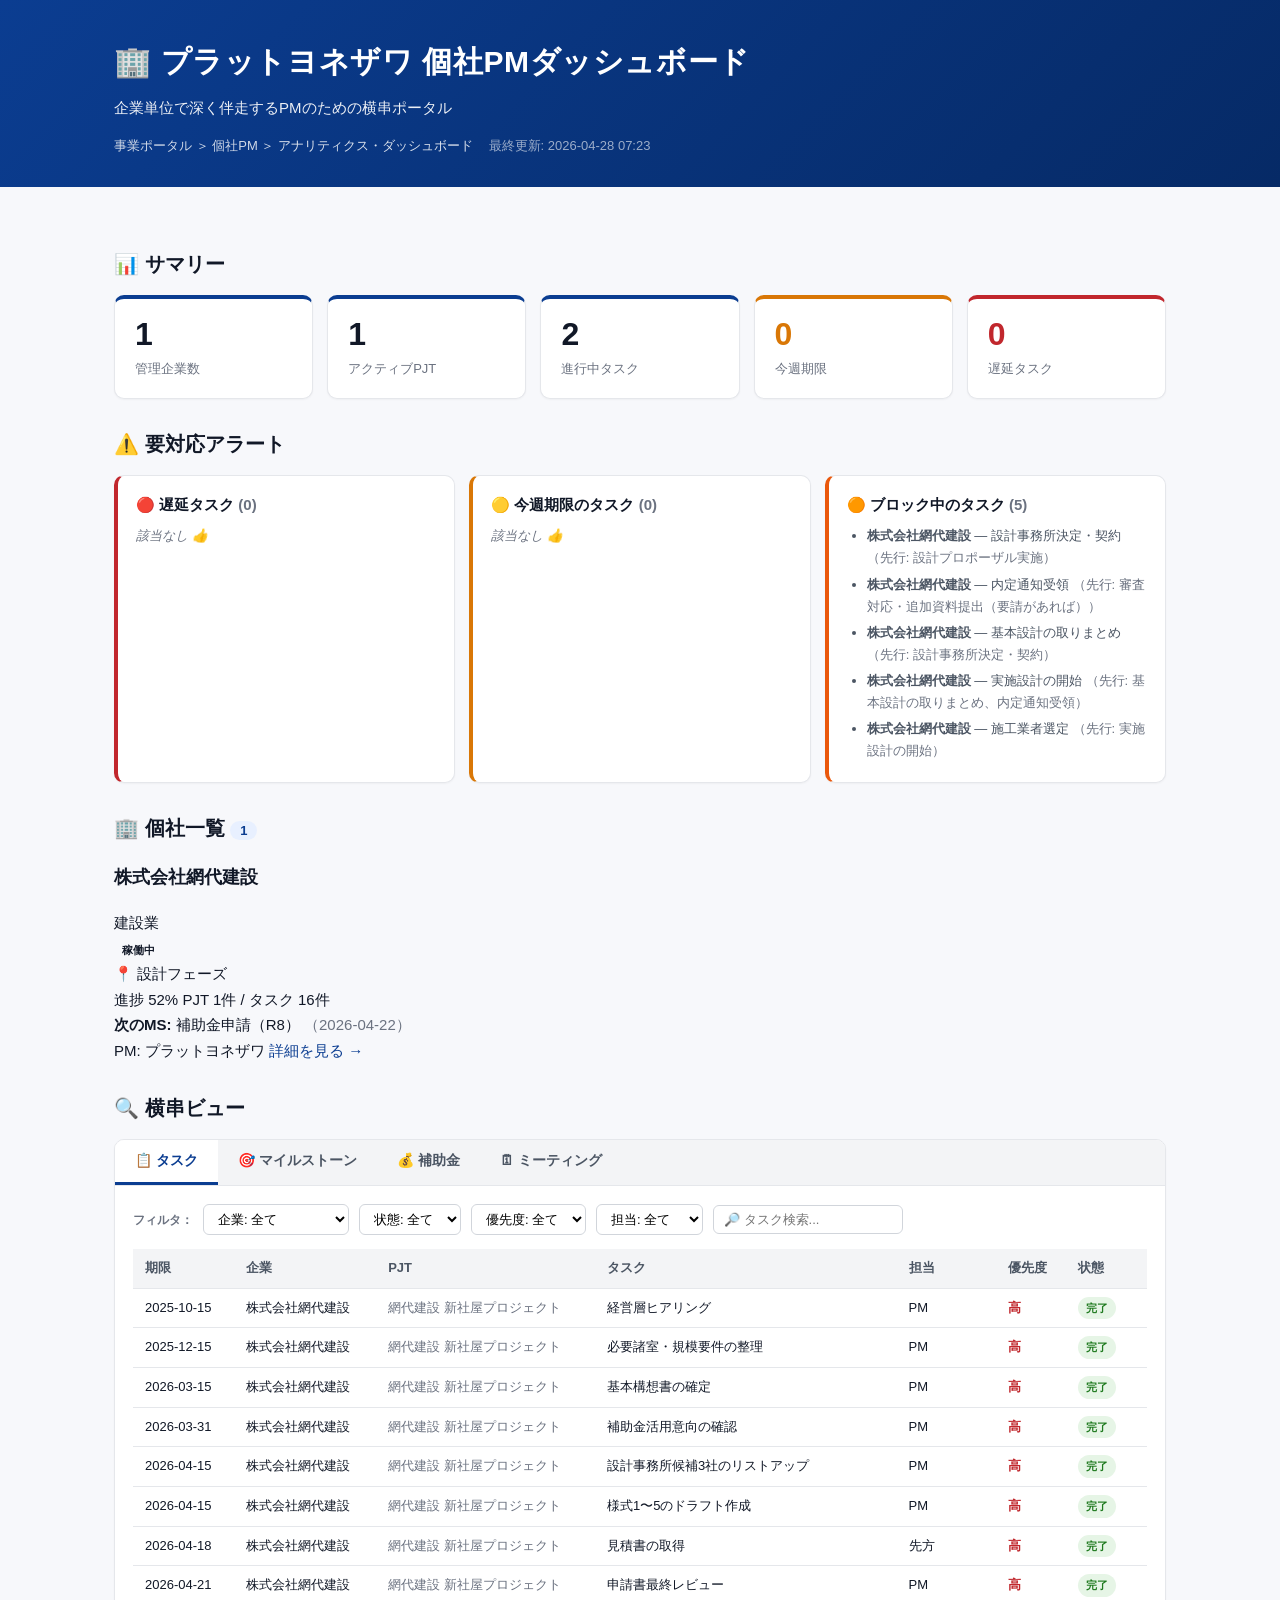
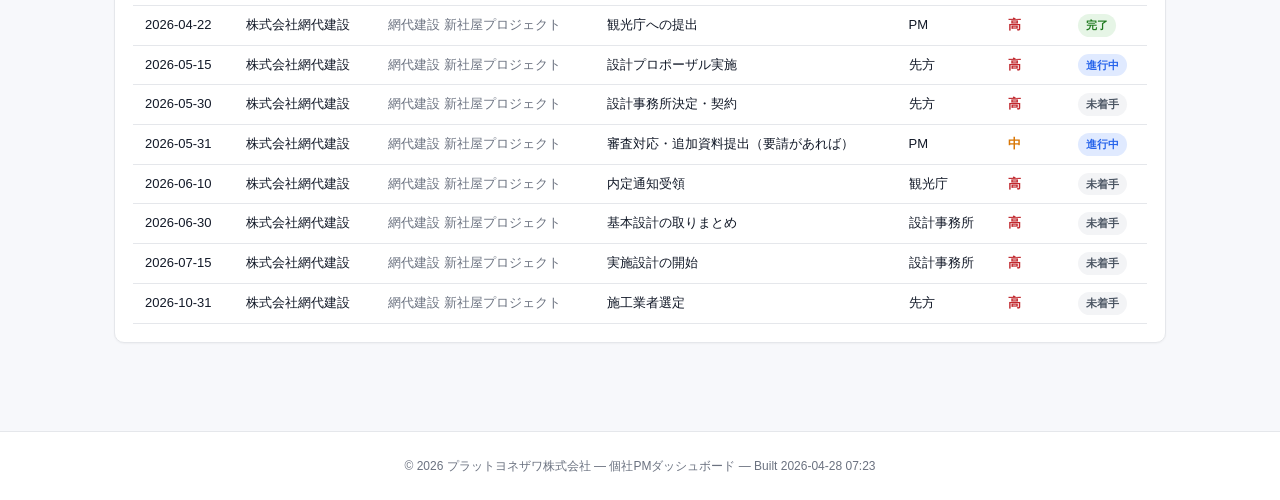
<file: docs/dashboard.html>
<!DOCTYPE html>
<html lang="ja">
<head>
<meta charset="UTF-8">
<meta name="viewport" content="width=device-width, initial-scale=1.0">
<title>個社PMダッシュボード | プラットヨネザワ</title>
<link rel="stylesheet" href="assets/style.css">
</head>
<body>

<header class="site-header">
  <div class="inner">
    <h1>🏢 プラットヨネザワ 個社PMダッシュボード</h1>
    <p class="tagline">企業単位で深く伴走するPMのための横串ポータル</p>
    <nav class="breadcrumb">
      <a href="https://yinoue-22.github.io/plat-yonezawa-docs/">事業ポータル</a>
      ＞ <a href="index.html">個社PM</a>
      ＞ アナリティクス・ダッシュボード
      <span style="margin-left:12px; opacity:0.7;">最終更新: 2026-04-28 07:23</span>
    </nav>
  </div>
</header>

<div class="container">

  
  <section>
    <h2>📊 サマリー</h2>
    <div class="kpi-grid">
      <div class="kpi-card"><div class="value">1</div><div class="label">管理企業数</div></div>
      <div class="kpi-card"><div class="value">1</div><div class="label">アクティブPJT</div></div>
      <div class="kpi-card"><div class="value">2</div><div class="label">進行中タスク</div></div>
      <div class="kpi-card warning"><div class="value">0</div><div class="label">今週期限</div></div>
      <div class="kpi-card danger"><div class="value">0</div><div class="label">遅延タスク</div></div>
    </div>
  </section>

  
  <section>
    <h2>⚠️ 要対応アラート</h2>
    <div class="alert-grid">
      <div class="alert-panel danger">
        <h3>🔴 遅延タスク <span class="muted">(0)</span></h3>
        <div class="empty">該当なし 👍</div>
      </div>

      <div class="alert-panel warning">
        <h3>🟡 今週期限のタスク <span class="muted">(0)</span></h3>
        <div class="empty">該当なし 👍</div>
      </div>

      <div class="alert-panel blocked">
        <h3>🟠 ブロック中のタスク <span class="muted">(5)</span></h3>
        
        <ul>
          
          <li><strong>株式会社網代建設</strong> — 設計事務所決定・契約 <span class="muted">（先行: 設計プロポーザル実施）</span></li>
          
          <li><strong>株式会社網代建設</strong> — 内定通知受領 <span class="muted">（先行: 審査対応・追加資料提出（要請があれば））</span></li>
          
          <li><strong>株式会社網代建設</strong> — 基本設計の取りまとめ <span class="muted">（先行: 設計事務所決定・契約）</span></li>
          
          <li><strong>株式会社網代建設</strong> — 実施設計の開始 <span class="muted">（先行: 基本設計の取りまとめ、内定通知受領）</span></li>
          
          <li><strong>株式会社網代建設</strong> — 施工業者選定 <span class="muted">（先行: 実施設計の開始）</span></li>
          
          
        </ul>
        
      </div>
    </div>
  </section>

  
  <section>
    <h2>🏢 個社一覧 <span class="badge-count">1</span></h2>
    
    <div class="company-grid">
      
      <div class="company-card">
        <div class="header-row">
          <div>
            <h3>株式会社網代建設</h3>
            <span class="industry-tag">建設業</span>
          </div>
          <span class="status-badge status-active">稼働中</span>
        </div>

        
        <div class="phase">📍 設計フェーズ</div>
        

        <div class="progress-bar"><div class="fill" style="width: 52%;"></div></div>
        <div class="progress-meta">
          <span>進捗 52%</span>
          <span>PJT 1件 / タスク 16件</span>
        </div>

        
        <div class="next-milestone">
          <strong>次のMS:</strong> 補助金申請（R8）
          <span class="muted">（2026-04-22）</span>
        </div>
        

        

        <div class="footer-row">
          <span class="pm">PM: プラットヨネザワ</span>
          <a href="companies/ajiro-construction/index.html">詳細を見る →</a>
        </div>
      </div>
      
    </div>
    
  </section>

  
  <section>
    <h2>🔍 横串ビュー</h2>
    <div class="tabs">
      <div class="tab-nav">
        <button class="active" data-target="tab-tasks">📋 タスク</button>
        <button data-target="tab-milestones">🎯 マイルストーン</button>
        <button data-target="tab-subsidies">💰 補助金</button>
        <button data-target="tab-meetings">🗓 ミーティング</button>
      </div>

      
      <div id="tab-tasks" class="tab-pane active">
        <div data-filter-table>
          <div class="filter-row">
            <span class="filter-label">フィルタ：</span>
            <select data-filter-key="company">
              <option value="__all__">企業: 全て</option>
              <option value="ajiro-construction">株式会社網代建設</option>
            </select>
            <select data-filter-key="status">
              <option value="__all__">状態: 全て</option>
              <option value="not_started">未着手</option>
              <option value="in_progress">進行中</option>
              <option value="completed">完了</option>
              <option value="blocked">ブロック</option>
            </select>
            <select data-filter-key="priority">
              <option value="__all__">優先度: 全て</option>
              <option value="high">高</option>
              <option value="medium">中</option>
              <option value="low">低</option>
            </select>
            <select data-filter-key="assignee">
              <option value="__all__">担当: 全て</option>
              <option value="PM">PM</option><option value="先方">先方</option><option value="観光庁">観光庁</option><option value="設計事務所">設計事務所</option>
            </select>
            <input type="text" data-filter-search placeholder="🔎 タスク検索...">
          </div>

          <table class="data-table">
            <thead><tr>
              <th data-sort-key="due_date" data-sort-type="date">期限</th>
              <th data-sort-key="company_name">企業</th>
              <th data-sort-key="project_name">PJT</th>
              <th>タスク</th>
              <th data-sort-key="assignee">担当</th>
              <th data-sort-key="priority">優先度</th>
              <th data-sort-key="status">状態</th>
            </tr></thead>
            <tbody>
              
              <tr
                data-company="ajiro-construction"
                data-status="completed"
                data-priority="high"
                data-assignee="PM"
                data-due_date="2025-10-15"
                data-company_name="株式会社網代建設"
                data-project_name="網代建設 新社屋プロジェクト"
                data-searchable="経営層ヒアリング PM 株式会社網代建設 網代建設 新社屋プロジェクト">
                <td class="nowrap ">
                  2025-10-15
                  
                </td>
                <td>株式会社網代建設</td>
                <td class="muted">網代建設 新社屋プロジェクト</td>
                <td>経営層ヒアリング</td>
                <td class="nowrap">PM</td>
                <td class="nowrap priority-high">
                  高
                </td>
                <td><span class="status-badge status-completed">完了</span></td>
              </tr>
              
              <tr
                data-company="ajiro-construction"
                data-status="completed"
                data-priority="high"
                data-assignee="PM"
                data-due_date="2025-12-15"
                data-company_name="株式会社網代建設"
                data-project_name="網代建設 新社屋プロジェクト"
                data-searchable="必要諸室・規模要件の整理 PM 株式会社網代建設 網代建設 新社屋プロジェクト">
                <td class="nowrap ">
                  2025-12-15
                  
                </td>
                <td>株式会社網代建設</td>
                <td class="muted">網代建設 新社屋プロジェクト</td>
                <td>必要諸室・規模要件の整理</td>
                <td class="nowrap">PM</td>
                <td class="nowrap priority-high">
                  高
                </td>
                <td><span class="status-badge status-completed">完了</span></td>
              </tr>
              
              <tr
                data-company="ajiro-construction"
                data-status="completed"
                data-priority="high"
                data-assignee="PM"
                data-due_date="2026-03-15"
                data-company_name="株式会社網代建設"
                data-project_name="網代建設 新社屋プロジェクト"
                data-searchable="基本構想書の確定 PM 株式会社網代建設 網代建設 新社屋プロジェクト">
                <td class="nowrap ">
                  2026-03-15
                  
                </td>
                <td>株式会社網代建設</td>
                <td class="muted">網代建設 新社屋プロジェクト</td>
                <td>基本構想書の確定</td>
                <td class="nowrap">PM</td>
                <td class="nowrap priority-high">
                  高
                </td>
                <td><span class="status-badge status-completed">完了</span></td>
              </tr>
              
              <tr
                data-company="ajiro-construction"
                data-status="completed"
                data-priority="high"
                data-assignee="PM"
                data-due_date="2026-03-31"
                data-company_name="株式会社網代建設"
                data-project_name="網代建設 新社屋プロジェクト"
                data-searchable="補助金活用意向の確認 PM 株式会社網代建設 網代建設 新社屋プロジェクト">
                <td class="nowrap ">
                  2026-03-31
                  
                </td>
                <td>株式会社網代建設</td>
                <td class="muted">網代建設 新社屋プロジェクト</td>
                <td>補助金活用意向の確認</td>
                <td class="nowrap">PM</td>
                <td class="nowrap priority-high">
                  高
                </td>
                <td><span class="status-badge status-completed">完了</span></td>
              </tr>
              
              <tr
                data-company="ajiro-construction"
                data-status="completed"
                data-priority="high"
                data-assignee="PM"
                data-due_date="2026-04-15"
                data-company_name="株式会社網代建設"
                data-project_name="網代建設 新社屋プロジェクト"
                data-searchable="設計事務所候補3社のリストアップ PM 株式会社網代建設 網代建設 新社屋プロジェクト">
                <td class="nowrap ">
                  2026-04-15
                  
                </td>
                <td>株式会社網代建設</td>
                <td class="muted">網代建設 新社屋プロジェクト</td>
                <td>設計事務所候補3社のリストアップ</td>
                <td class="nowrap">PM</td>
                <td class="nowrap priority-high">
                  高
                </td>
                <td><span class="status-badge status-completed">完了</span></td>
              </tr>
              
              <tr
                data-company="ajiro-construction"
                data-status="completed"
                data-priority="high"
                data-assignee="PM"
                data-due_date="2026-04-15"
                data-company_name="株式会社網代建設"
                data-project_name="網代建設 新社屋プロジェクト"
                data-searchable="様式1〜5のドラフト作成 PM 株式会社網代建設 網代建設 新社屋プロジェクト">
                <td class="nowrap ">
                  2026-04-15
                  
                </td>
                <td>株式会社網代建設</td>
                <td class="muted">網代建設 新社屋プロジェクト</td>
                <td>様式1〜5のドラフト作成</td>
                <td class="nowrap">PM</td>
                <td class="nowrap priority-high">
                  高
                </td>
                <td><span class="status-badge status-completed">完了</span></td>
              </tr>
              
              <tr
                data-company="ajiro-construction"
                data-status="completed"
                data-priority="high"
                data-assignee="先方"
                data-due_date="2026-04-18"
                data-company_name="株式会社網代建設"
                data-project_name="網代建設 新社屋プロジェクト"
                data-searchable="見積書の取得 先方 株式会社網代建設 網代建設 新社屋プロジェクト">
                <td class="nowrap ">
                  2026-04-18
                  
                </td>
                <td>株式会社網代建設</td>
                <td class="muted">網代建設 新社屋プロジェクト</td>
                <td>見積書の取得</td>
                <td class="nowrap">先方</td>
                <td class="nowrap priority-high">
                  高
                </td>
                <td><span class="status-badge status-completed">完了</span></td>
              </tr>
              
              <tr
                data-company="ajiro-construction"
                data-status="completed"
                data-priority="high"
                data-assignee="PM"
                data-due_date="2026-04-21"
                data-company_name="株式会社網代建設"
                data-project_name="網代建設 新社屋プロジェクト"
                data-searchable="申請書最終レビュー PM 株式会社網代建設 網代建設 新社屋プロジェクト">
                <td class="nowrap ">
                  2026-04-21
                  
                </td>
                <td>株式会社網代建設</td>
                <td class="muted">網代建設 新社屋プロジェクト</td>
                <td>申請書最終レビュー</td>
                <td class="nowrap">PM</td>
                <td class="nowrap priority-high">
                  高
                </td>
                <td><span class="status-badge status-completed">完了</span></td>
              </tr>
              
              <tr
                data-company="ajiro-construction"
                data-status="completed"
                data-priority="high"
                data-assignee="PM"
                data-due_date="2026-04-22"
                data-company_name="株式会社網代建設"
                data-project_name="網代建設 新社屋プロジェクト"
                data-searchable="観光庁への提出 PM 株式会社網代建設 網代建設 新社屋プロジェクト">
                <td class="nowrap ">
                  2026-04-22
                  
                </td>
                <td>株式会社網代建設</td>
                <td class="muted">網代建設 新社屋プロジェクト</td>
                <td>観光庁への提出</td>
                <td class="nowrap">PM</td>
                <td class="nowrap priority-high">
                  高
                </td>
                <td><span class="status-badge status-completed">完了</span></td>
              </tr>
              
              <tr
                data-company="ajiro-construction"
                data-status="in_progress"
                data-priority="high"
                data-assignee="先方"
                data-due_date="2026-05-15"
                data-company_name="株式会社網代建設"
                data-project_name="網代建設 新社屋プロジェクト"
                data-searchable="設計プロポーザル実施 先方 株式会社網代建設 網代建設 新社屋プロジェクト">
                <td class="nowrap ">
                  2026-05-15
                  
                </td>
                <td>株式会社網代建設</td>
                <td class="muted">網代建設 新社屋プロジェクト</td>
                <td>設計プロポーザル実施</td>
                <td class="nowrap">先方</td>
                <td class="nowrap priority-high">
                  高
                </td>
                <td><span class="status-badge status-in_progress">進行中</span></td>
              </tr>
              
              <tr
                data-company="ajiro-construction"
                data-status="not_started"
                data-priority="high"
                data-assignee="先方"
                data-due_date="2026-05-30"
                data-company_name="株式会社網代建設"
                data-project_name="網代建設 新社屋プロジェクト"
                data-searchable="設計事務所決定・契約 先方 株式会社網代建設 網代建設 新社屋プロジェクト">
                <td class="nowrap ">
                  2026-05-30
                  
                </td>
                <td>株式会社網代建設</td>
                <td class="muted">網代建設 新社屋プロジェクト</td>
                <td>設計事務所決定・契約</td>
                <td class="nowrap">先方</td>
                <td class="nowrap priority-high">
                  高
                </td>
                <td><span class="status-badge status-not_started">未着手</span></td>
              </tr>
              
              <tr
                data-company="ajiro-construction"
                data-status="in_progress"
                data-priority="medium"
                data-assignee="PM"
                data-due_date="2026-05-31"
                data-company_name="株式会社網代建設"
                data-project_name="網代建設 新社屋プロジェクト"
                data-searchable="審査対応・追加資料提出（要請があれば） PM 株式会社網代建設 網代建設 新社屋プロジェクト">
                <td class="nowrap ">
                  2026-05-31
                  
                </td>
                <td>株式会社網代建設</td>
                <td class="muted">網代建設 新社屋プロジェクト</td>
                <td>審査対応・追加資料提出（要請があれば）</td>
                <td class="nowrap">PM</td>
                <td class="nowrap priority-medium">
                  中
                </td>
                <td><span class="status-badge status-in_progress">進行中</span></td>
              </tr>
              
              <tr
                data-company="ajiro-construction"
                data-status="not_started"
                data-priority="high"
                data-assignee="観光庁"
                data-due_date="2026-06-10"
                data-company_name="株式会社網代建設"
                data-project_name="網代建設 新社屋プロジェクト"
                data-searchable="内定通知受領 観光庁 株式会社網代建設 網代建設 新社屋プロジェクト">
                <td class="nowrap ">
                  2026-06-10
                  
                </td>
                <td>株式会社網代建設</td>
                <td class="muted">網代建設 新社屋プロジェクト</td>
                <td>内定通知受領</td>
                <td class="nowrap">観光庁</td>
                <td class="nowrap priority-high">
                  高
                </td>
                <td><span class="status-badge status-not_started">未着手</span></td>
              </tr>
              
              <tr
                data-company="ajiro-construction"
                data-status="not_started"
                data-priority="high"
                data-assignee="設計事務所"
                data-due_date="2026-06-30"
                data-company_name="株式会社網代建設"
                data-project_name="網代建設 新社屋プロジェクト"
                data-searchable="基本設計の取りまとめ 設計事務所 株式会社網代建設 網代建設 新社屋プロジェクト">
                <td class="nowrap ">
                  2026-06-30
                  
                </td>
                <td>株式会社網代建設</td>
                <td class="muted">網代建設 新社屋プロジェクト</td>
                <td>基本設計の取りまとめ</td>
                <td class="nowrap">設計事務所</td>
                <td class="nowrap priority-high">
                  高
                </td>
                <td><span class="status-badge status-not_started">未着手</span></td>
              </tr>
              
              <tr
                data-company="ajiro-construction"
                data-status="not_started"
                data-priority="high"
                data-assignee="設計事務所"
                data-due_date="2026-07-15"
                data-company_name="株式会社網代建設"
                data-project_name="網代建設 新社屋プロジェクト"
                data-searchable="実施設計の開始 設計事務所 株式会社網代建設 網代建設 新社屋プロジェクト">
                <td class="nowrap ">
                  2026-07-15
                  
                </td>
                <td>株式会社網代建設</td>
                <td class="muted">網代建設 新社屋プロジェクト</td>
                <td>実施設計の開始</td>
                <td class="nowrap">設計事務所</td>
                <td class="nowrap priority-high">
                  高
                </td>
                <td><span class="status-badge status-not_started">未着手</span></td>
              </tr>
              
              <tr
                data-company="ajiro-construction"
                data-status="not_started"
                data-priority="high"
                data-assignee="先方"
                data-due_date="2026-10-31"
                data-company_name="株式会社網代建設"
                data-project_name="網代建設 新社屋プロジェクト"
                data-searchable="施工業者選定 先方 株式会社網代建設 網代建設 新社屋プロジェクト">
                <td class="nowrap ">
                  2026-10-31
                  
                </td>
                <td>株式会社網代建設</td>
                <td class="muted">網代建設 新社屋プロジェクト</td>
                <td>施工業者選定</td>
                <td class="nowrap">先方</td>
                <td class="nowrap priority-high">
                  高
                </td>
                <td><span class="status-badge status-not_started">未着手</span></td>
              </tr>
              
            </tbody>
          </table>
          
        </div>
      </div>

      
      <div id="tab-milestones" class="tab-pane">
        
        <table class="gantt">
          <thead><tr>
            <th>企業</th><th>PJT</th><th>マイルストーン</th><th>期日</th><th>状態</th><th>進捗</th><th style="min-width:240px;">バー</th>
          </tr></thead>
          <tbody>
            
            <tr>
              <td class="nowrap">株式会社網代建設</td>
              <td class="muted nowrap">網代建設 新社屋プロジェクト</td>
              <td>基本構想・要件定義の確定</td>
              <td class="nowrap ">2026-03-31</td>
              <td><span class="status-badge status-completed">完了</span></td>
              <td class="nowrap">100%</td>
              <td><div class="bar"><div class="fill completed" style="width: 100%;"></div></div></td>
            </tr>
            
            <tr>
              <td class="nowrap">株式会社網代建設</td>
              <td class="muted nowrap">網代建設 新社屋プロジェクト</td>
              <td>補助金申請（R8）</td>
              <td class="nowrap delayed">2026-04-22</td>
              <td><span class="status-badge status-in_progress">進行中</span></td>
              <td class="nowrap">70%</td>
              <td><div class="bar"><div class="fill in_progress" style="width: 70%;"></div></div></td>
            </tr>
            
            <tr>
              <td class="nowrap">株式会社網代建設</td>
              <td class="muted nowrap">網代建設 新社屋プロジェクト</td>
              <td>設計事務所選定・基本設計</td>
              <td class="nowrap ">2026-06-30</td>
              <td><span class="status-badge status-in_progress">進行中</span></td>
              <td class="nowrap">40%</td>
              <td><div class="bar"><div class="fill in_progress" style="width: 40%;"></div></div></td>
            </tr>
            
            <tr>
              <td class="nowrap">株式会社網代建設</td>
              <td class="muted nowrap">網代建設 新社屋プロジェクト</td>
              <td>実施設計・着工準備</td>
              <td class="nowrap ">2026-12-31</td>
              <td><span class="status-badge status-not_started">未着手</span></td>
              <td class="nowrap">0%</td>
              <td><div class="bar"><div class="fill not_started" style="width: 0%;"></div></div></td>
            </tr>
            
          </tbody>
        </table>
        
      </div>

      
      <div id="tab-subsidies" class="tab-pane">
        
        <div data-filter-table>
          <div class="filter-row">
            <span class="filter-label">フィルタ：</span>
            <select data-filter-key="status">
              <option value="__all__">状態: 全て</option>
              <option value="提出済">提出済</option>
            </select>
            <select data-filter-key="company">
              <option value="__all__">企業: 全て</option>
              <option value="ajiro-construction">株式会社網代建設</option>
            </select>
          </div>
          <table class="data-table">
            <thead><tr>
              <th data-sort-key="deadline" data-sort-type="date">締切/結果</th>
              <th data-sort-key="company_name">企業</th>
              <th>補助金名</th>
              <th>所管</th>
              <th data-sort-key="amount" data-sort-type="number">申請額</th>
              <th data-sort-key="status">状態</th>
            </tr></thead>
            <tbody>
              
              <tr data-company="ajiro-construction" data-status="提出済"
                  data-deadline="2026-04-22" data-amount="0"
                  data-company_name="株式会社網代建設">
                <td class="nowrap">2026-04-22</td>
                <td>株式会社網代建設</td>
                <td>観光振興事業費補助金（地域資源を活用した観光まちづくり推進事業）</td>
                <td class="muted">国土交通省 観光庁</td>
                <td class="nowrap text-right">—</td>
                <td><span class="status-badge status-submitted">提出済</span></td>
              </tr>
              
            </tbody>
          </table>
        </div>
        
      </div>

      
      <div id="tab-meetings" class="tab-pane">
        
        <table class="data-table">
          <thead><tr>
            <th data-sort-key="date" data-sort-type="date">日付</th>
            <th data-sort-key="company_name">企業</th>
            <th data-sort-key="type">種別</th>
            <th>タイトル</th>
            <th>参加者</th>
            <th data-sort-key="duration_min" data-sort-type="number">時間</th>
          </tr></thead>
          <tbody>
            
            <tr data-date="2026-04-22" data-company_name="株式会社網代建設" data-type="meeting" data-duration_min="30">
              <td class="nowrap">2026-04-22</td>
              <td>株式会社網代建設</td>
              <td class="nowrap"><span class="status-badge">meeting</span></td>
              <td>観光庁提出 完了報告</td>
              <td class="muted">先方代表者、井上 陽平</td>
              <td class="nowrap text-right">30分</td>
            </tr>
            
          </tbody>
        </table>
        <p class="muted" style="margin-top:10px;">直近30日のミーティング・コミュニケーションログ</p>
        
      </div>

    </div>
  </section>

</div>

<footer class="site-footer">
  © 2026 プラットヨネザワ株式会社 — 個社PMダッシュボード — Built 2026-04-28 07:23
</footer>

<script src="assets/dashboard.js"></script>
</body>
</html>
</file>
<file: docs/assets/style.css>
/* =========================================================
   プラットヨネザワ 個社PMポータル — style.css
   plat-yonezawa-docs 同等のシンプルな型
   ========================================================= */

:root {
  /* Brand */
  --color-primary: #0b3d91;
  --color-primary-dark: #062a66;
  --color-primary-light: #e8f0ff;
  --color-secondary: #b8860b;
  --color-secondary-light: #fff8e1;

  /* Status */
  --color-success: #1f7a1f;
  --color-success-light: #e6f5e6;
  --color-warning: #d97706;
  --color-warning-light: #fff4e0;
  --color-danger: #c1272d;
  --color-danger-light: #fce8e8;
  --color-blocked: #ea580c;
  --color-blocked-light: #ffe6d1;
  --color-info: #2563eb;
  --color-info-light: #e0eaff;

  /* Surface */
  --bg-page: #f7f8fb;
  --bg-card: #ffffff;
  --bg-subtle: #f3f4f6;
  --border: #e5e7eb;
  --border-strong: #d1d5db;
  --text-primary: #111827;
  --text-secondary: #4b5563;
  --text-muted: #6b7280;

  /* Layout */
  --radius: 10px;
  --radius-sm: 6px;
  --shadow-sm: 0 1px 2px rgba(0, 0, 0, 0.04);
  --shadow: 0 2px 8px rgba(0, 0, 0, 0.06);
  --shadow-lg: 0 8px 24px rgba(0, 0, 0, 0.08);
  --max-width: 1100px;
}

* { box-sizing: border-box; }
html, body { margin: 0; padding: 0; }

body {
  font-family: -apple-system, BlinkMacSystemFont, "Segoe UI", "Hiragino Sans",
    "Hiragino Kaku Gothic ProN", "Noto Sans JP", "Yu Gothic UI", Meiryo, sans-serif;
  font-size: 15px;
  line-height: 1.7;
  color: var(--text-primary);
  background: var(--bg-page);
}

a { color: var(--color-primary); text-decoration: none; }
a:hover { text-decoration: underline; }

/* ========== ヘッダー ========== */
.site-header {
  background: linear-gradient(135deg, var(--color-primary) 0%, var(--color-primary-dark) 100%);
  color: #fff;
  padding: 36px 0 30px;
}
.site-header .inner {
  max-width: var(--max-width);
  margin: 0 auto;
  padding: 0 24px;
}
.site-header h1 {
  margin: 0 0 8px;
  font-size: 30px;
  font-weight: 700;
  letter-spacing: 0.02em;
}
.site-header .tagline {
  margin: 0;
  font-size: 15px;
  opacity: 0.92;
}
.site-header .breadcrumb {
  margin-top: 14px;
  font-size: 13px;
  opacity: 0.85;
}
.site-header .breadcrumb a { color: #fff; opacity: 0.95; }

/* ========== コンテナ ========== */
.container {
  max-width: var(--max-width);
  margin: 0 auto;
  padding: 32px 24px;
}

/* ========== セクション（カテゴリ） ========== */
.category {
  margin-top: 36px;
}
.category:first-child { margin-top: 0; }
.category h2 {
  margin: 0 0 18px;
  font-size: 22px;
  font-weight: 700;
  color: var(--text-primary);
  display: flex;
  align-items: center;
  gap: 10px;
  padding-bottom: 10px;
  border-bottom: 2px solid var(--color-primary);
}
.category .category-desc {
  margin: -10px 0 16px;
  font-size: 14px;
  color: var(--text-muted);
}

/* ========== カードグリッド ========== */
.card-grid {
  display: grid;
  grid-template-columns: repeat(auto-fill, minmax(300px, 1fr));
  gap: 18px;
}

/* ========== カード ========== */
.card {
  background: var(--bg-card);
  border-radius: var(--radius);
  border: 1px solid var(--border);
  box-shadow: var(--shadow-sm);
  padding: 20px 22px;
  display: block;
  color: inherit;
  text-decoration: none;
  transition: transform 0.15s ease, box-shadow 0.15s ease, border-color 0.15s ease;
  position: relative;
}
.card:hover {
  transform: translateY(-2px);
  box-shadow: var(--shadow);
  border-color: var(--color-primary);
  text-decoration: none;
}
.card .card-tags {
  display: flex;
  gap: 6px;
  flex-wrap: wrap;
  margin-bottom: 8px;
}
.card .tag {
  display: inline-block;
  padding: 2px 10px;
  border-radius: 999px;
  font-size: 11px;
  font-weight: 600;
  background: var(--color-primary-light);
  color: var(--color-primary);
  letter-spacing: 0.02em;
}
.card .tag.status-active { background: var(--color-success-light); color: var(--color-success); }
.card .tag.status-paused { background: var(--color-warning-light); color: var(--color-warning); }
.card .tag.status-completed { background: var(--color-info-light); color: var(--color-info); }
.card .tag.status-churned { background: var(--bg-subtle); color: var(--text-muted); }
.card .tag.industry { background: var(--bg-subtle); color: var(--text-secondary); }
.card .tag.alert { background: var(--color-danger-light); color: var(--color-danger); }

.card h3 {
  margin: 0 0 8px;
  font-size: 18px;
  font-weight: 700;
  color: var(--text-primary);
}
.card .summary {
  margin: 0;
  font-size: 13.5px;
  color: var(--text-secondary);
  line-height: 1.65;
}
.card .meta {
  margin-top: 12px;
  font-size: 12px;
  color: var(--text-muted);
  display: flex;
  justify-content: space-between;
  gap: 8px;
  flex-wrap: wrap;
}

/* ========== 空状態 ========== */
.empty-state {
  text-align: center;
  padding: 28px;
  background: var(--bg-card);
  border: 1px dashed var(--border-strong);
  border-radius: var(--radius);
  color: var(--text-muted);
  font-size: 14px;
}

/* ========== フッター ========== */
.site-footer {
  margin-top: 56px;
  padding: 24px 0;
  background: var(--bg-card);
  border-top: 1px solid var(--border);
  text-align: center;
  color: var(--text-muted);
  font-size: 12px;
}
.site-footer a { color: var(--text-muted); }

/* ========== レスポンシブ ========== */
@media (max-width: 720px) {
  .site-header { padding: 28px 0 22px; }
  .site-header h1 { font-size: 24px; }
  .container { padding: 24px 16px; }
  .category h2 { font-size: 20px; }
}

/* =========================================================
   ↓ 以下、アナリティクス・ダッシュボード（dashboard.html）用
   ========================================================= */

.kpi-grid { display: grid; grid-template-columns: repeat(auto-fit, minmax(180px, 1fr)); gap: 14px; }
.kpi-card { background: var(--bg-card); border-radius: var(--radius); padding: 18px 20px; box-shadow: var(--shadow-sm); border: 1px solid var(--border); border-top: 4px solid var(--color-primary); }
.kpi-card .value { font-size: 32px; font-weight: 700; line-height: 1.1; }
.kpi-card .label { margin-top: 6px; font-size: 13px; color: var(--text-muted); }
.kpi-card.warning { border-top-color: var(--color-warning); }
.kpi-card.warning .value { color: var(--color-warning); }
.kpi-card.danger { border-top-color: var(--color-danger); }
.kpi-card.danger .value { color: var(--color-danger); }

.alert-grid { display: grid; grid-template-columns: repeat(auto-fit, minmax(280px, 1fr)); gap: 14px; }
.alert-panel { background: var(--bg-card); border-radius: var(--radius); border: 1px solid var(--border); padding: 16px 18px; box-shadow: var(--shadow-sm); }
.alert-panel.danger { border-left: 4px solid var(--color-danger); }
.alert-panel.warning { border-left: 4px solid var(--color-warning); }
.alert-panel.blocked { border-left: 4px solid var(--color-blocked); }
.alert-panel h3 { margin: 0 0 8px; font-size: 15px; font-weight: 700; }
.alert-panel ul { margin: 8px 0 0; padding-left: 20px; font-size: 13px; color: var(--text-secondary); }
.alert-panel ul li { margin-bottom: 4px; }
.alert-panel .empty { color: var(--text-muted); font-size: 13px; font-style: italic; }

.tabs { background: var(--bg-card); border-radius: var(--radius); border: 1px solid var(--border); box-shadow: var(--shadow-sm); overflow: hidden; }
.tab-nav { display: flex; gap: 0; border-bottom: 1px solid var(--border); background: var(--bg-subtle); overflow-x: auto; }
.tab-nav button { flex: none; padding: 12px 20px; background: transparent; border: 0; border-bottom: 3px solid transparent; font-size: 14px; font-weight: 600; color: var(--text-secondary); cursor: pointer; white-space: nowrap; font-family: inherit; }
.tab-nav button:hover { color: var(--color-primary); background: var(--color-primary-light); }
.tab-nav button.active { color: var(--color-primary); border-bottom-color: var(--color-primary); background: var(--bg-card); }
.tab-pane { display: none; padding: 18px; }
.tab-pane.active { display: block; }

.data-table { width: 100%; border-collapse: collapse; font-size: 13px; }
.data-table th, .data-table td { padding: 8px 12px; text-align: left; border-bottom: 1px solid var(--border); vertical-align: top; }
.data-table th { background: var(--bg-subtle); font-weight: 600; color: var(--text-secondary); cursor: pointer; user-select: none; white-space: nowrap; }
.data-table th:hover { background: var(--color-primary-light); }
.data-table th .sort-indicator { margin-left: 4px; opacity: 0.5; font-size: 10px; }
.data-table tbody tr:hover { background: var(--bg-subtle); }

.status-badge { display: inline-block; padding: 2px 8px; border-radius: 999px; font-size: 11px; font-weight: 600; white-space: nowrap; }
.status-not_started { background: var(--bg-subtle); color: var(--text-secondary); }
.status-in_progress { background: var(--color-info-light); color: var(--color-info); }
.status-completed { background: var(--color-success-light); color: var(--color-success); }
.status-blocked { background: var(--color-blocked-light); color: var(--color-blocked); }
.status-planning { background: var(--bg-subtle); color: var(--text-secondary); }
.status-drafting { background: var(--color-info-light); color: var(--color-info); }
.status-submitted { background: var(--color-secondary-light); color: var(--color-secondary); }
.status-applied { background: var(--color-info-light); color: var(--color-info); }
.status-approved { background: var(--color-success-light); color: var(--color-success); }
.status-rejected { background: var(--color-danger-light); color: var(--color-danger); }
.status-reporting { background: var(--color-secondary-light); color: var(--color-secondary); }

.priority-high { color: var(--color-danger); font-weight: 700; }
.priority-medium { color: var(--color-warning); font-weight: 600; }
.priority-low { color: var(--text-muted); font-weight: 500; }
.delayed { color: var(--color-danger); font-weight: 600; }
.due-soon { color: var(--color-warning); font-weight: 600; }

.filter-row { display: flex; gap: 10px; flex-wrap: wrap; margin-bottom: 14px; align-items: center; }
.filter-row select, .filter-row input[type="text"] { padding: 6px 10px; border: 1px solid var(--border-strong); border-radius: var(--radius-sm); background: #fff; font-size: 13px; font-family: inherit; }
.filter-row .filter-label { font-size: 12px; color: var(--text-muted); font-weight: 600; }

.gantt { width: 100%; border-collapse: collapse; font-size: 12px; }
.gantt th, .gantt td { border: 1px solid var(--border); padding: 6px; vertical-align: middle; }
.gantt th { background: var(--bg-subtle); font-weight: 600; }
.gantt .bar { position: relative; height: 18px; background: var(--bg-subtle); border-radius: 4px; overflow: hidden; }
.gantt .bar .fill { position: absolute; top: 0; bottom: 0; background: var(--color-primary); opacity: 0.85; border-radius: 4px; }
.gantt .bar .fill.completed { background: var(--color-success); }
.gantt .bar .fill.in_progress { background: var(--color-info); }
.gantt .bar .fill.blocked { background: var(--color-blocked); }

.muted { color: var(--text-muted); }
.text-right { text-align: right; }
.text-center { text-align: center; }
.nowrap { white-space: nowrap; }

section { margin-top: 28px; }
section h2 { margin: 0 0 14px; font-size: 20px; font-weight: 700; }
section h2 .badge-count { font-size: 13px; font-weight: 600; padding: 2px 10px; border-radius: 999px; background: var(--color-primary-light); color: var(--color-primary); }
</file>
